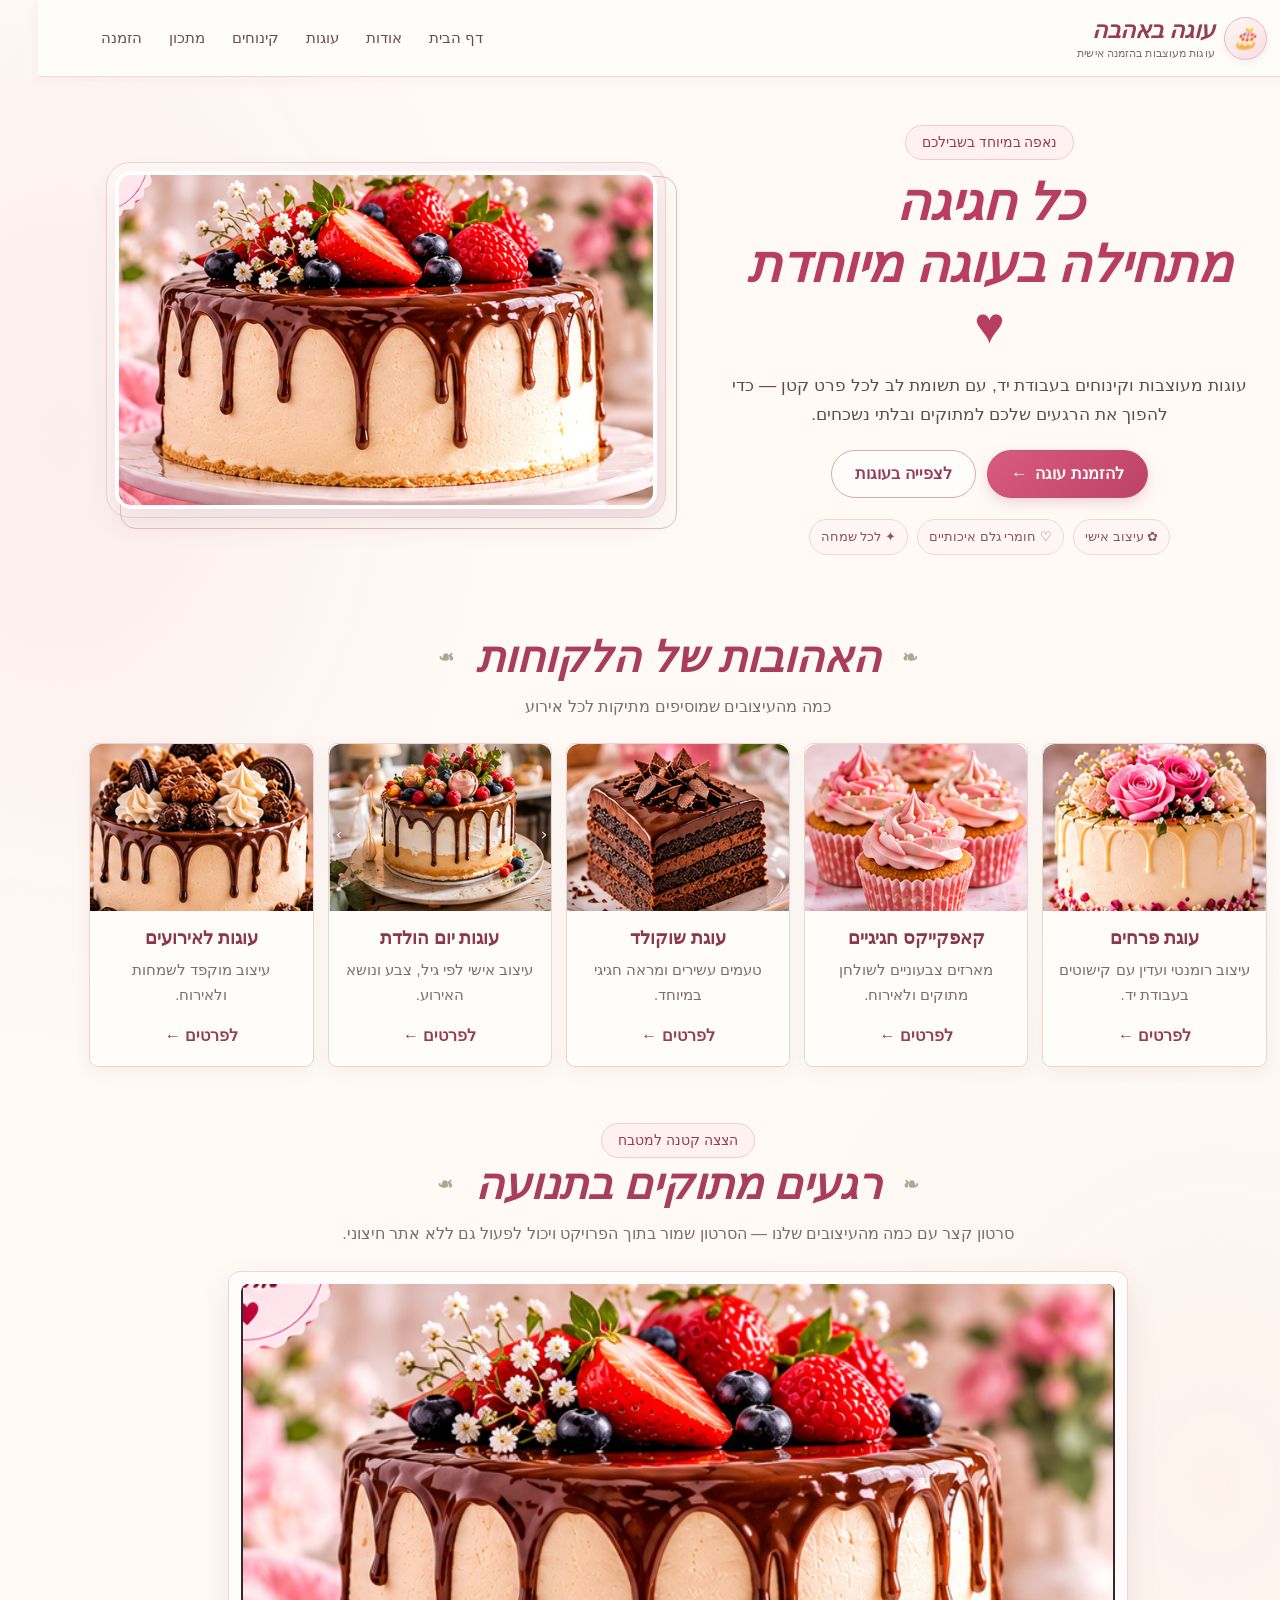
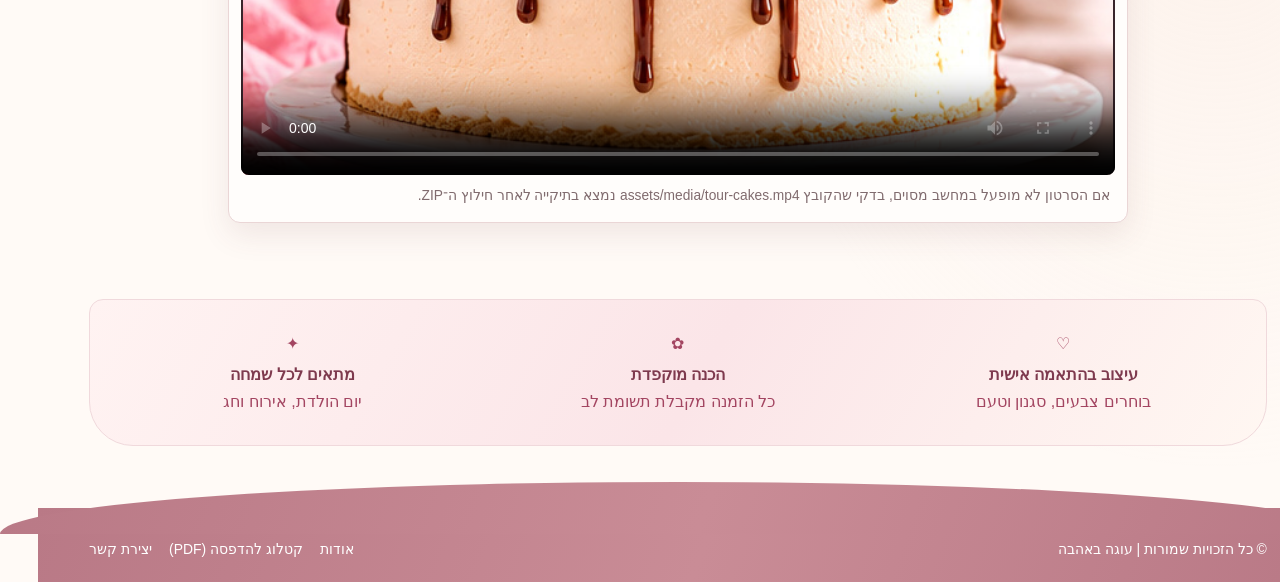
<file: index.html>
<!DOCTYPE html>
<html dir="rtl" lang="he">
 <head>
  <meta charset="utf-8"/>
  <meta content="width=device-width, initial-scale=1.0" name="viewport"/>
  <meta content="עוגה באהבה &mdash; עוגות מעוצבות וקינוחים בהזמנה אישית" name="description"/>
  <title>
   דף הבית | עוגה באהבה
  </title>
  <link href="favicon.ico" rel="icon"/>
  <link href="css/style.css" rel="stylesheet"/>
 </head>
 <body>
  <!-- כותרת האתר והניווט הראשי -->
  <header class="site-header">
   <div class="header-inner wrap">
    <a class="brand" href="index.html">
     <span class="brand-mark">
      🎂
     </span>
     <span>
      עוגה באהבה
      <small>
       עוגות מעוצבות בהזמנה אישית
      </small>
     </span>
    </a>
    <nav aria-label="תפריט ראשי" class="main-nav">
     <ul>
      <li>
       <a href="index.html">
        דף הבית
       </a>
      </li>
      <li>
       <a href="pages/about.html">
        אודות
       </a>
      </li>
      <li>
       <a href="pages/cakes.html">
        עוגות
       </a>
      </li>
      <li>
       <a href="pages/desserts.html">
        קינוחים
       </a>
      </li>
      <li>
       <a href="pages/recipe.html">
        מתכון
       </a>
      </li>
      <li>
       <a href="pages/order.html">
        הזמנה
       </a>
      </li>
     </ul>
    </nav>
   </div>
  </header>
  <!-- התוכן המרכזי של העמוד -->
  <main class="wrap">
   <!-- אזור תוכן: hero -->
   <section class="hero animate-in">
    <div class="hero-copy">
     <span class="pill">
      נאפה במיוחד בשבילכם
     </span>
     <h1>
      כל חגיגה
      <br/>
      מתחילה בעוגה מיוחדת &hearts;
     </h1>
     <p>
      עוגות מעוצבות וקינוחים בעבודת יד, עם תשומת לב לכל פרט קטן &mdash; כדי להפוך את הרגעים שלכם למתוקים ובלתי נשכחים.
     </p>
     <a class="btn" href="pages/order.html">
      להזמנת עוגה
      <span aria-hidden="true">
       &larr;
      </span>
     </a>
     <a class="btn secondary" href="pages/cakes.html">
      לצפייה בעוגות
     </a>
     <div class="badge-row">
      <span class="badge">
       ✿ עיצוב אישי
      </span>
      <span class="badge">
       ♡ חומרי גלם איכותיים
      </span>
      <span class="badge">
       ✦ לכל שמחה
      </span>
     </div>
    </div>
    <div class="hero-photo">
     <img alt="עוגת חגיגה מעוצבת עם פרחים וקישוטי שוקולד" src="assets/images/hero-cake.jpg"/>
    </div>
   </section>
   <!-- אזור תוכן: section -->
   <section class="section home-products">
    <div class="section-heading">
     <h2>
      האהובות של הלקוחות
     </h2>
     <p>
      כמה מהעיצובים שמוסיפים מתיקות לכל אירוע
     </p>
    </div>
    <div class="product-grid">
     <article class="product-card">
      <img alt="עוגה בהירה עם קישוטי פרחים" src="assets/images/cake-roses.jpg"/>
      <div class="product-info">
       <h3>
        עוגת פרחים
       </h3>
       <p>
        עיצוב רומנטי ועדין עם קישוטים בעבודת יד.
       </p>
       <a href="pages/cakes.html">
        לפרטים &larr;
       </a>
      </div>
     </article>
     <article class="product-card">
      <img alt="קאפקייקס ורודים מקושטים" src="assets/images/cupcakes.jpg"/>
      <div class="product-info">
       <h3>
        קאפקייקס חגיגיים
       </h3>
       <p>
        מארזים צבעוניים לשולחן מתוקים ולאירוח.
       </p>
       <a href="pages/desserts.html">
        לפרטים &larr;
       </a>
      </div>
     </article>
     <article class="product-card">
      <img alt="עוגת שוקולד חגיגית" src="assets/images/cake-chocolate.jpg"/>
      <div class="product-info">
       <h3>עוגת שוקולד</h3>
       <p>טעמים עשירים ומראה חגיגי במיוחד.</p>
       <a href="pages/cakes.html">לפרטים &larr;</a>
      </div>
     </article>
     <article class="product-card">
      <img alt="עוגת יום הולדת עם קישוטי פרחים" src="assets/images/cake-birthday.jpg"/>
      <div class="product-info">
       <h3>עוגות יום הולדת</h3>
       <p>עיצוב אישי לפי גיל, צבע ונושא האירוע.</p>
       <a href="pages/cakes.html">לפרטים &larr;</a>
      </div>
     </article>
     <article class="product-card">
      <img alt="עוגה אלגנטית מעוצבת" src="assets/images/cake-elegant.jpg"/>
      <div class="product-info">
       <h3>עוגות לאירועים</h3>
       <p>עיצוב מוקפד לשמחות ולאירוח.</p>
       <a href="pages/cakes.html">לפרטים &larr;</a>
      </div>
     </article>
    </div>
   </section>
   <!-- אזור תוכן: section -->
   <section class="section video-section">
    <div class="section-heading">
     <span class="pill">
      הצצה קטנה למטבח
     </span>
     <h2>
      רגעים מתוקים בתנועה
     </h2>
     <p>
      סרטון קצר עם כמה מהעיצובים שלנו &mdash; הסרטון שמור בתוך הפרויקט ויכול לפעול גם ללא אתר חיצוני.
     </p>
    </div>
    <div class="video-card">
     <video controls="" poster="assets/images/hero-cake.jpg" preload="metadata">
      <source src="assets/media/tour-cakes.mp4" type="video/mp4"/>
      הדפדפן שלך אינו תומך בהפעלת וידאו.
     </video>
     <p class="note">
      אם הסרטון לא מופעל במחשב מסוים, בדקי שהקובץ assets/media/tour-cakes.mp4 נמצא בתיקייה לאחר חילוץ ה־ZIP.
     </p>
    </div>
   </section>
   <!-- אזור תוכן: feature-strip -->
   <section class="feature-strip">
    <div class="feature">
     ♡
     <b>
      עיצוב בהתאמה אישית
     </b>
     <span>
      בוחרים צבעים, סגנון וטעם
     </span>
    </div>
    <div class="feature">
     ✿
     <b>
      הכנה מוקפדת
     </b>
     <span>
      כל הזמנה מקבלת תשומת לב
     </span>
    </div>
    <div class="feature">
     ✦
     <b>
      מתאים לכל שמחה
     </b>
     <span>
      יום הולדת, אירוח וחג
     </span>
    </div>
   </section>
  </main>
  <!-- הכותרת התחתונה וקישורים נוספים -->
  <footer class="site-footer">
   <div class="footer-inner wrap">
    <span>
     &copy; כל הזכויות שמורות | עוגה באהבה
    </span>
    <div class="footer-links">
     <a href="pages/about.html">
      אודות
     </a>
     <a href="assets/files/catalog.pdf" download>
      קטלוג להדפסה (PDF)
     </a>
     <a href="pages/contact.html">
      יצירת קשר
     </a>
    </div>
   </div>
  </footer>
 </body>
</html>
</file>
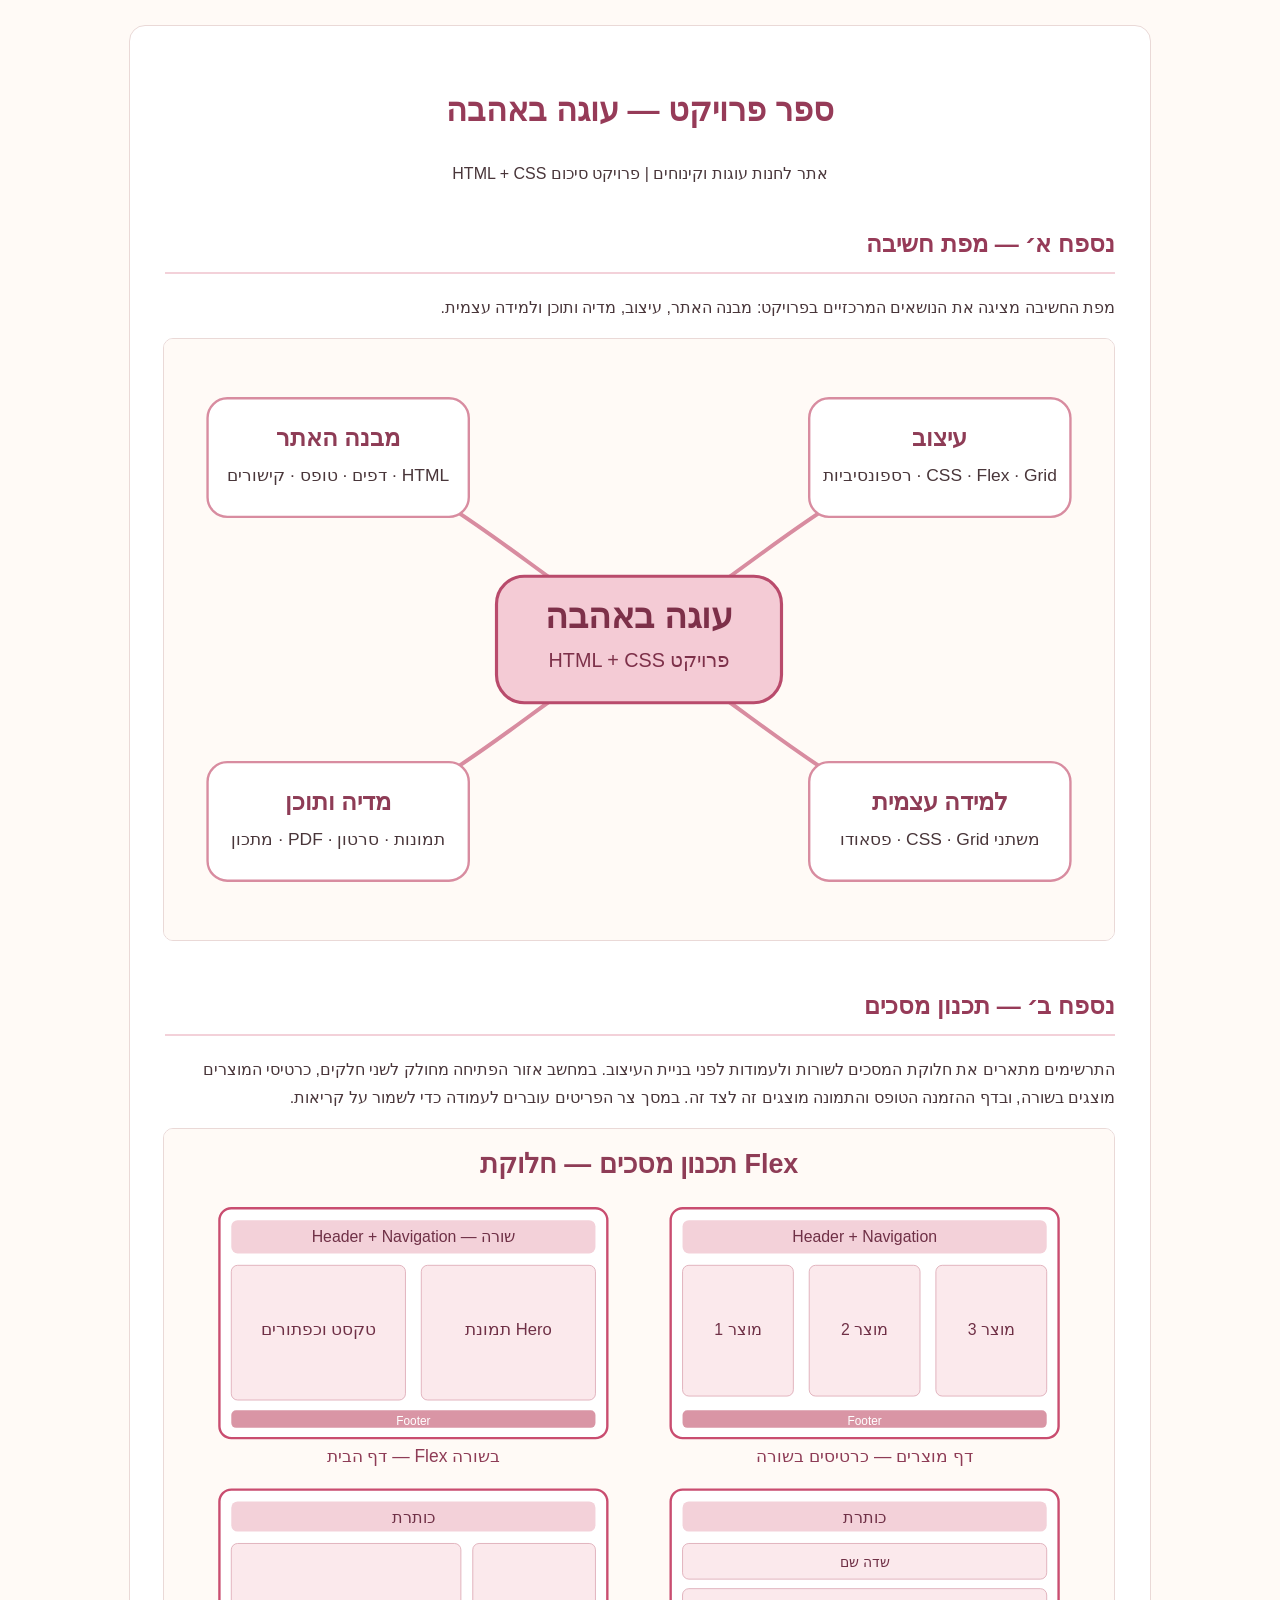
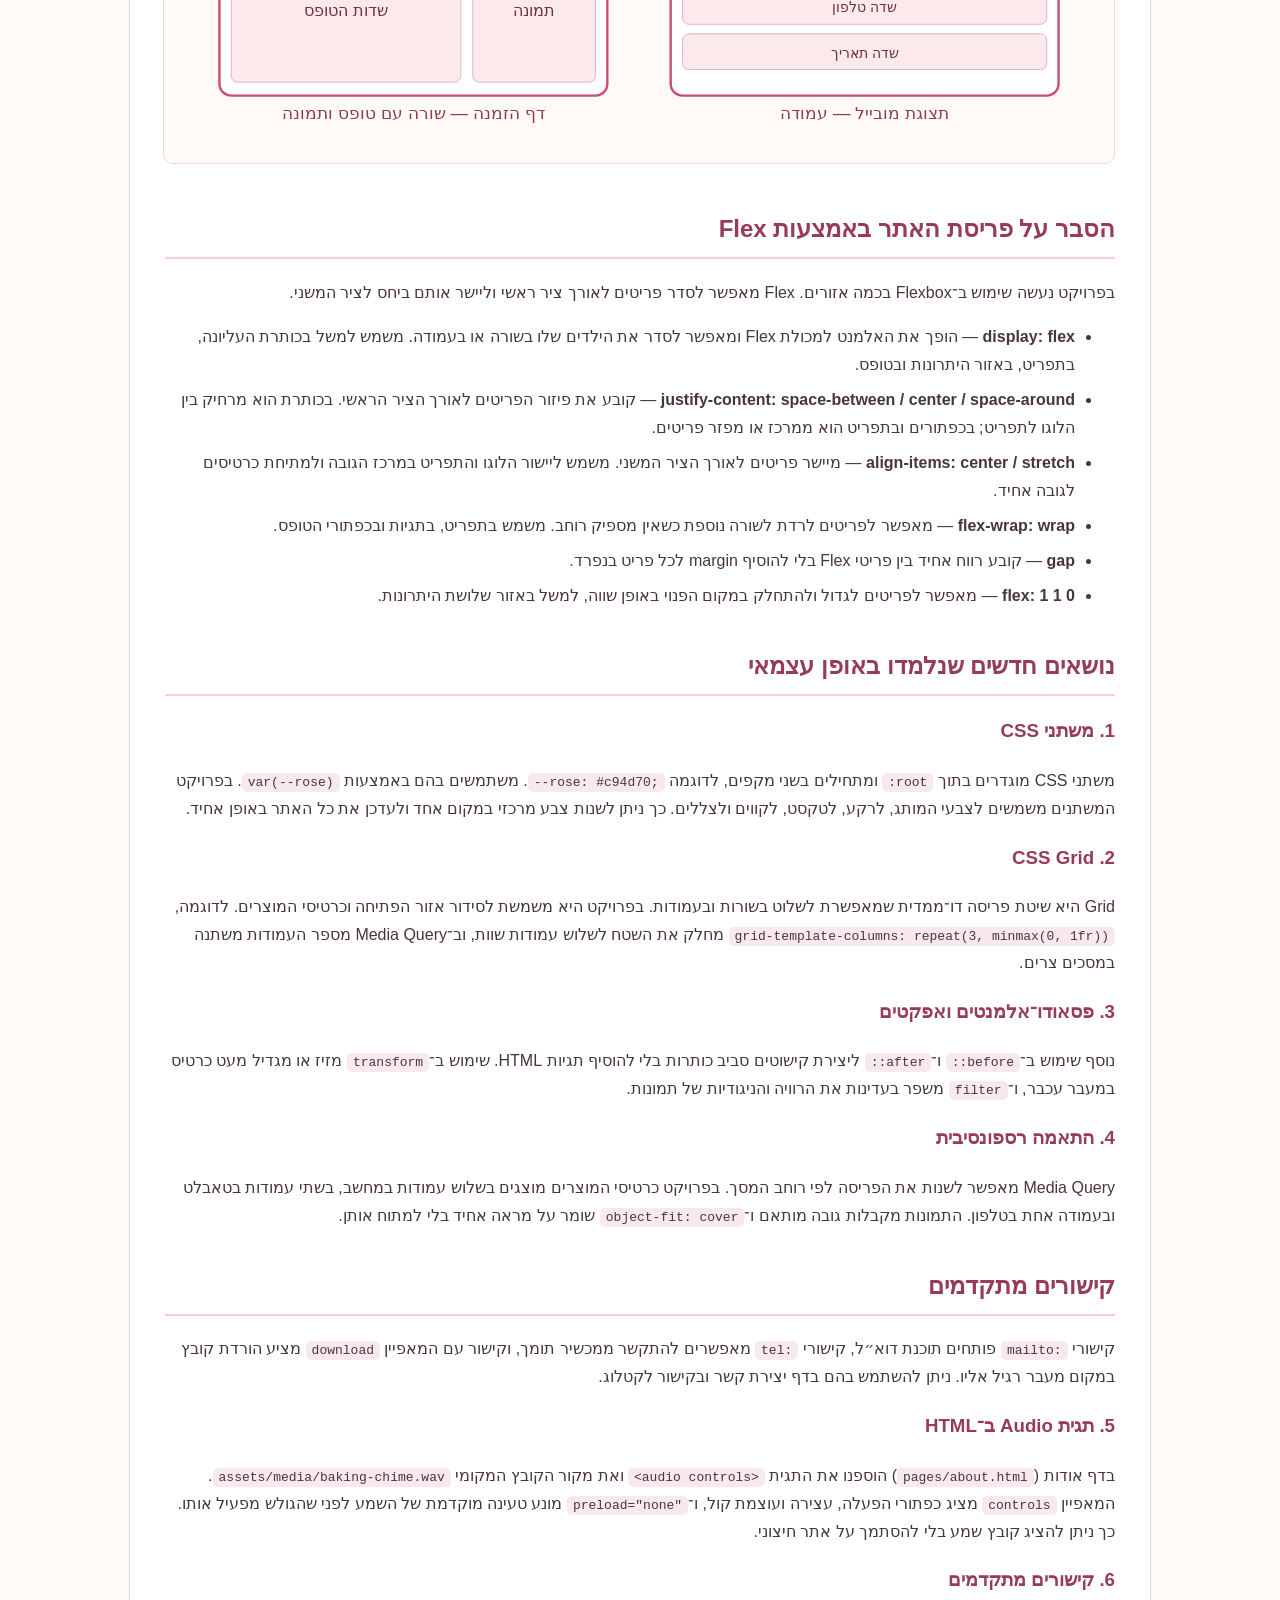
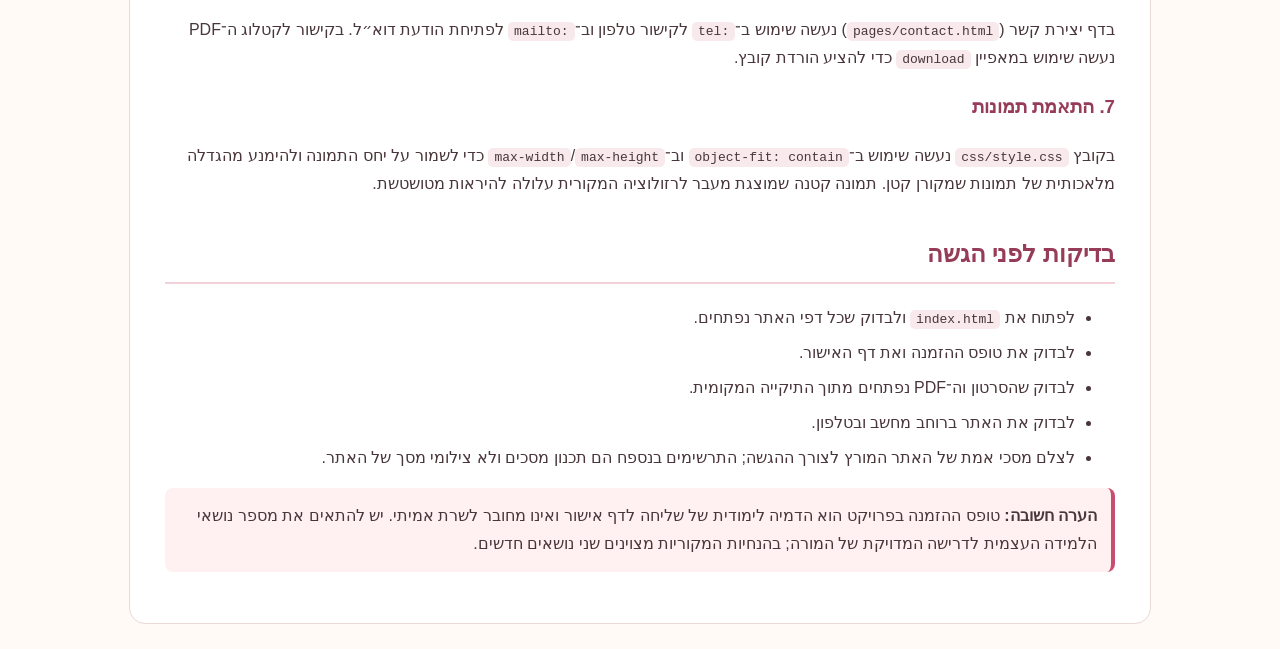
<file: נספחים-ספר-פרויקט.html>
<!doctype html><html lang="he" dir="rtl"><head><meta charset="utf-8"><meta name="viewport" content="width=device-width,initial-scale=1"><title>נספחי ספר פרויקט — עוגה באהבה</title><style>body{font-family:Arial,sans-serif;line-height:1.75;color:#49363a;background:#fffaf6;margin:0}.page{max-width:950px;margin:25px auto;padding:35px;background:white;border:1px solid #ead9d7;border-radius:16px}h1,h2,h3{color:#963b58}h1{text-align:center}h2{border-bottom:2px solid #f3d1d9;padding-bottom:7px;margin-top:35px}code{direction:ltr;unicode-bidi:embed;background:#f8e9ec;padding:2px 6px;border-radius:5px}li{margin:7px 0}.note{background:#fff0f1;padding:14px;border-right:4px solid #c94d70;border-radius:8px}.diagram{max-width:100%;border:1px solid #ead9d7;border-radius:10px}table{width:100%;border-collapse:collapse}td,th{border:1px solid #e8cbd2;padding:10px;text-align:right}th{background:#f8e3e8}@media print{body{background:white}.page{border:0;margin:0;max-width:none;box-shadow:none;page-break-after:always}a{color:inherit}}</style></head><body><main class="page"><h1>ספר פרויקט — עוגה באהבה</h1><p style="text-align:center">אתר לחנות עוגות וקינוחים | פרויקט סיכום HTML + CSS</p><h2>נספח א׳ — מפת חשיבה</h2><p>מפת החשיבה מציגה את הנושאים המרכזיים בפרויקט: מבנה האתר, עיצוב, מדיה ותוכן ולמידה עצמית.</p><img class="diagram" src="mind-map.svg" alt="מפת חשיבה של פרויקט עוגה באהבה"><h2>נספח ב׳ — תכנון מסכים</h2><p>התרשימים מתארים את חלוקת המסכים לשורות ולעמודות לפני בניית העיצוב. במחשב אזור הפתיחה מחולק לשני חלקים, כרטיסי המוצרים מוצגים בשורה, ובדף ההזמנה הטופס והתמונה מוצגים זה לצד זה. במסך צר הפריטים עוברים לעמודה כדי לשמור על קריאות.</p><img class="diagram" src="screen-planning.svg" alt="תכנון מסכים וחלוקת Flex לשורות ועמודות"><h2>הסבר על פריסת האתר באמצעות Flex</h2><p>בפרויקט נעשה שימוש ב־Flexbox בכמה אזורים. Flex מאפשר לסדר פריטים לאורך ציר ראשי וליישר אותם ביחס לציר המשני.</p><ul><li><b>display: flex</b> — הופך את האלמנט למכולת Flex ומאפשר לסדר את הילדים שלו בשורה או בעמודה. משמש למשל בכותרת העליונה, בתפריט, באזור היתרונות ובטופס.</li><li><b>justify-content: space-between / center / space-around</b> — קובע את פיזור הפריטים לאורך הציר הראשי. בכותרת הוא מרחיק בין הלוגו לתפריט; בכפתורים ובתפריט הוא ממרכז או מפזר פריטים.</li><li><b>align-items: center / stretch</b> — מיישר פריטים לאורך הציר המשני. משמש ליישור הלוגו והתפריט במרכז הגובה ולמתיחת כרטיסים לגובה אחיד.</li><li><b>flex-wrap: wrap</b> — מאפשר לפריטים לרדת לשורה נוספת כשאין מספיק רוחב. משמש בתפריט, בתגיות ובכפתורי הטופס.</li><li><b>gap</b> — קובע רווח אחיד בין פריטי Flex בלי להוסיף margin לכל פריט בנפרד.</li><li><b>flex: 1 1 0</b> — מאפשר לפריטים לגדול ולהתחלק במקום הפנוי באופן שווה, למשל באזור שלושת היתרונות.</li></ul><h2>נושאים חדשים שנלמדו באופן עצמאי</h2><h3>1. משתני CSS</h3><p>משתני CSS מוגדרים בתוך <code>:root</code> ומתחילים בשני מקפים, לדוגמה <code>--rose: #c94d70;</code>. משתמשים בהם באמצעות <code>var(--rose)</code>. בפרויקט המשתנים משמשים לצבעי המותג, לרקע, לטקסט, לקווים ולצללים. כך ניתן לשנות צבע מרכזי במקום אחד ולעדכן את כל האתר באופן אחיד.</p><h3>2. CSS Grid</h3><p>Grid היא שיטת פריסה דו־ממדית שמאפשרת לשלוט בשורות ובעמודות. בפרויקט היא משמשת לסידור אזור הפתיחה וכרטיסי המוצרים. לדוגמה, <code>grid-template-columns: repeat(3, minmax(0, 1fr))</code> מחלק את השטח לשלוש עמודות שוות, וב־Media Query מספר העמודות משתנה במסכים צרים.</p><h3>3. פסאודו־אלמנטים ואפקטים</h3><p>נוסף שימוש ב־<code>::before</code> ו־<code>::after</code> ליצירת קישוטים סביב כותרות בלי להוסיף תגיות HTML. שימוש ב־<code>transform</code> מזיז או מגדיל מעט כרטיס במעבר עכבר, ו־<code>filter</code> משפר בעדינות את הרוויה והניגודיות של תמונות.</p><h3>4. התאמה רספונסיבית</h3><p>Media Query מאפשר לשנות את הפריסה לפי רוחב המסך. בפרויקט כרטיסי המוצרים מוצגים בשלוש עמודות במחשב, בשתי עמודות בטאבלט ובעמודה אחת בטלפון. התמונות מקבלות גובה מותאם ו־<code>object-fit: cover</code> שומר על מראה אחיד בלי למתוח אותן.</p><h2>קישורים מתקדמים</h2><p>קישורי <code>mailto:</code> פותחים תוכנת דוא״ל, קישורי <code>tel:</code> מאפשרים להתקשר ממכשיר תומך, וקישור עם המאפיין <code>download</code> מציע הורדת קובץ במקום מעבר רגיל אליו. ניתן להשתמש בהם בדף יצירת קשר ובקישור לקטלוג.</p><h3>5. תגית Audio ב־HTML</h3><p>בדף אודות (<code>pages/about.html</code>) הוספנו את התגית <code>&lt;audio controls&gt;</code> ואת מקור הקובץ המקומי <code>assets/media/baking-chime.wav</code>. המאפיין <code>controls</code> מציג כפתורי הפעלה, עצירה ועוצמת קול, ו־<code>preload="none"</code> מונע טעינה מוקדמת של השמע לפני שהגולש מפעיל אותו. כך ניתן להציג קובץ שמע בלי להסתמך על אתר חיצוני.</p><h3>6. קישורים מתקדמים</h3><p>בדף יצירת קשר (<code>pages/contact.html</code>) נעשה שימוש ב־<code>tel:</code> לקישור טלפון וב־<code>mailto:</code> לפתיחת הודעת דוא״ל. בקישור לקטלוג ה־PDF נעשה שימוש במאפיין <code>download</code> כדי להציע הורדת קובץ.</p><h3>7. התאמת תמונות</h3><p>בקובץ <code>css/style.css</code> נעשה שימוש ב־<code>object-fit: contain</code> וב־<code>max-width</code>/<code>max-height</code> כדי לשמור על יחס התמונה ולהימנע מהגדלה מלאכותית של תמונות שמקורן קטן. תמונה קטנה שמוצגת מעבר לרזולוציה המקורית עלולה להיראות מטושטשת.</p><h2>בדיקות לפני הגשה</h2><ul><li>לפתוח את <code>index.html</code> ולבדוק שכל דפי האתר נפתחים.</li><li>לבדוק את טופס ההזמנה ואת דף האישור.</li><li>לבדוק שהסרטון וה־PDF נפתחים מתוך התיקייה המקומית.</li><li>לבדוק את האתר ברוחב מחשב ובטלפון.</li><li>לצלם מסכי אמת של האתר המורץ לצורך ההגשה; התרשימים בנספח הם תכנון מסכים ולא צילומי מסך של האתר.</li></ul><p class="note"><b>הערה חשובה:</b> טופס ההזמנה בפרויקט הוא הדמיה לימודית של שליחה לדף אישור ואינו מחובר לשרת אמיתי. יש להתאים את מספר נושאי הלמידה העצמית לדרישה המדויקת של המורה; בהנחיות המקוריות מצוינים שני נושאים חדשים.</p></main></body></html>
</file>
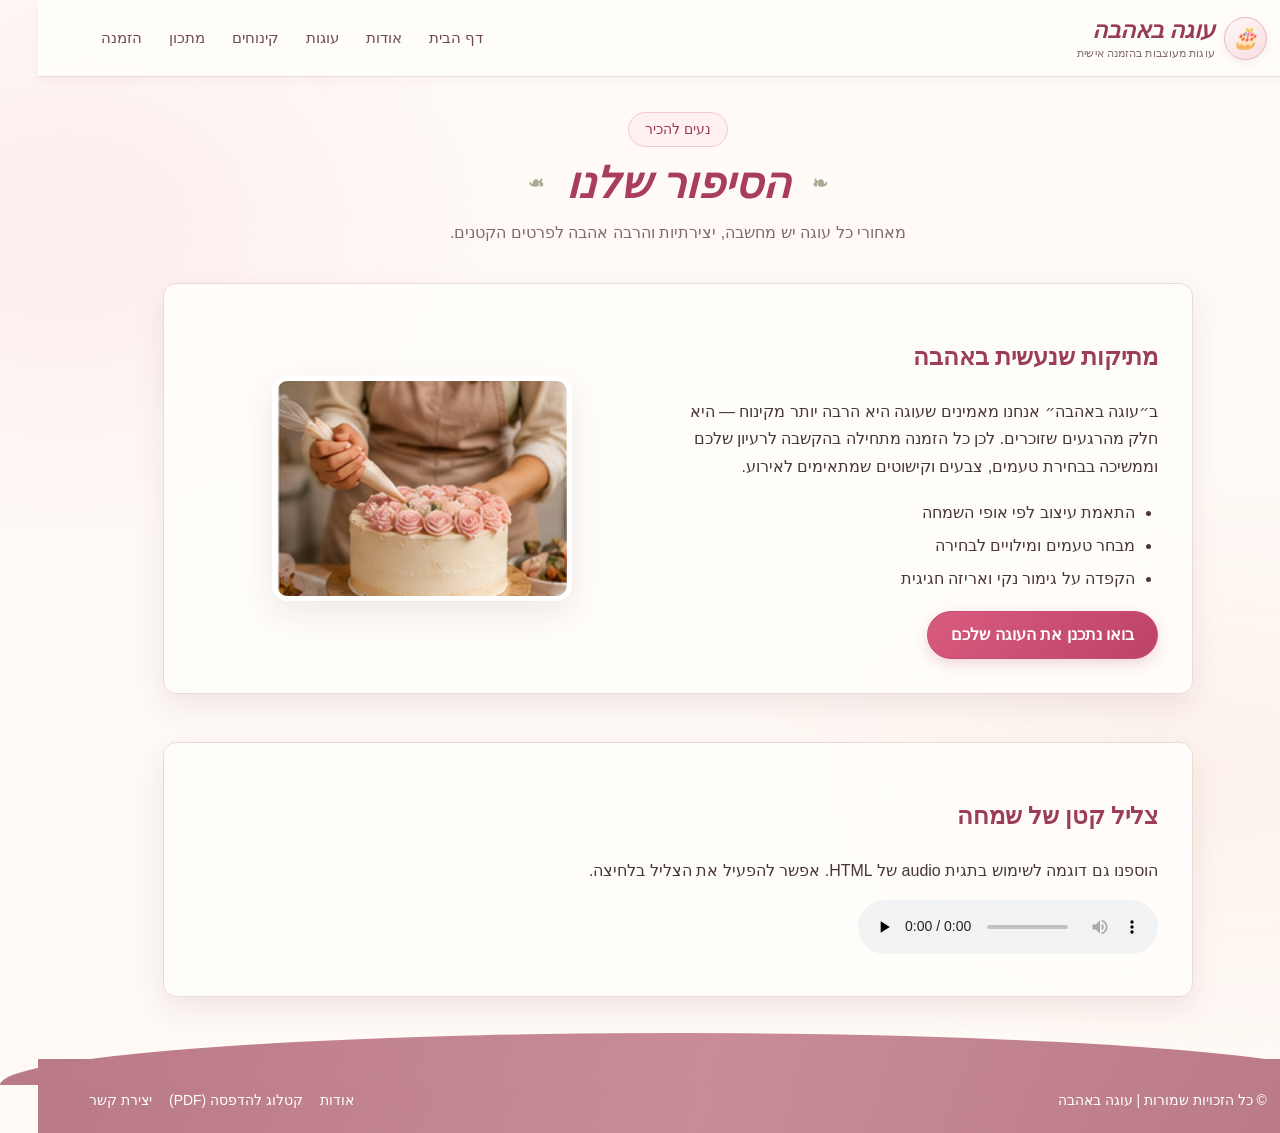
<file: pages/about.html>
<!DOCTYPE html>
<html dir="rtl" lang="he">
 <head>
  <meta charset="utf-8"/>
  <meta content="width=device-width, initial-scale=1.0" name="viewport"/>
  <meta content="עוגה באהבה &mdash; עוגות מעוצבות וקינוחים בהזמנה אישית" name="description"/>
  <title>
   אודות | עוגה באהבה
  </title>
  <link href="../favicon.ico" rel="icon"/>
  <link href="../css/style.css" rel="stylesheet"/>
 </head>
 <body>
  <!-- כותרת האתר והניווט הראשי -->
  <header class="site-header">
   <div class="header-inner wrap">
    <a class="brand" href="../index.html">
     <span class="brand-mark">
      🎂
     </span>
     <span>
      עוגה באהבה
      <small>
       עוגות מעוצבות בהזמנה אישית
      </small>
     </span>
    </a>
    <nav aria-label="תפריט ראשי" class="main-nav">
     <ul>
      <li>
       <a href="../index.html">
        דף הבית
       </a>
      </li>
      <li>
       <a href="about.html">
        אודות
       </a>
      </li>
      <li>
       <a href="cakes.html">
        עוגות
       </a>
      </li>
      <li>
       <a href="desserts.html">
        קינוחים
       </a>
      </li>
      <li>
       <a href="recipe.html">
        מתכון
       </a>
      </li>
      <li>
       <a href="order.html">
        הזמנה
       </a>
      </li>
     </ul>
    </nav>
   </div>
  </header>
  <!-- התוכן המרכזי של העמוד -->
  <main class="wrap">
   <!-- אזור תוכן: page-intro -->
   <section class="page-intro">
    <span class="pill">
     נעים להכיר
    </span>
    <h1>
     הסיפור שלנו
    </h1>
    <p>
     מאחורי כל עוגה יש מחשבה, יצירתיות והרבה אהבה לפרטים הקטנים.
    </p>
   </section>
   <!-- אזור תוכן: content-card -->
   <section class="content-card about-layout">
    <div>
     <h2>
      מתיקות שנעשית באהבה
     </h2>
     <p>
      ב״עוגה באהבה״ אנחנו מאמינים שעוגה היא הרבה יותר מקינוח &mdash; היא חלק מהרגעים שזוכרים. לכן כל הזמנה מתחילה בהקשבה לרעיון שלכם וממשיכה בבחירת טעמים, צבעים וקישוטים שמתאימים לאירוע.
     </p>
     <ul class="list">
      <li>
       התאמת עיצוב לפי אופי השמחה
      </li>
      <li>
       מבחר טעמים ומילויים לבחירה
      </li>
      <li>
       הקפדה על גימור נקי ואריזה חגיגית
      </li>
     </ul>
     <a class="btn" href="order.html">
      בואו נתכנן את העוגה שלכם
     </a>
    </div>
    <img alt="עוגה מקושטת בעבודת יד" src="../assets/images/about-cake.jpg"/>
   </section>
   <section class="content-card audio-learning">
    <h2>צליל קטן של שמחה</h2>
    <p>הוספנו גם דוגמה לשימוש בתגית audio של HTML. אפשר להפעיל את הצליל בלחיצה.</p>
    <audio controls preload="none" aria-label="צליל קצר לפתיחת המטבח">
     <source src="../assets/media/baking-chime.wav" type="audio/wav"/>
     הדפדפן שלך אינו תומך בהפעלת שמע.
    </audio>
   </section>
  </main>
  <!-- הכותרת התחתונה וקישורים נוספים -->
  <footer class="site-footer">
   <div class="footer-inner wrap">
    <span>
     &copy; כל הזכויות שמורות | עוגה באהבה
    </span>
    <div class="footer-links">
     <a href="about.html">
      אודות
     </a>
     <a href="../assets/files/catalog.pdf" download>
      קטלוג להדפסה (PDF)
     </a>
     <a href="contact.html">
      יצירת קשר
     </a>
    </div>
   </div>
  </footer>
 </body>
</html>
</file>
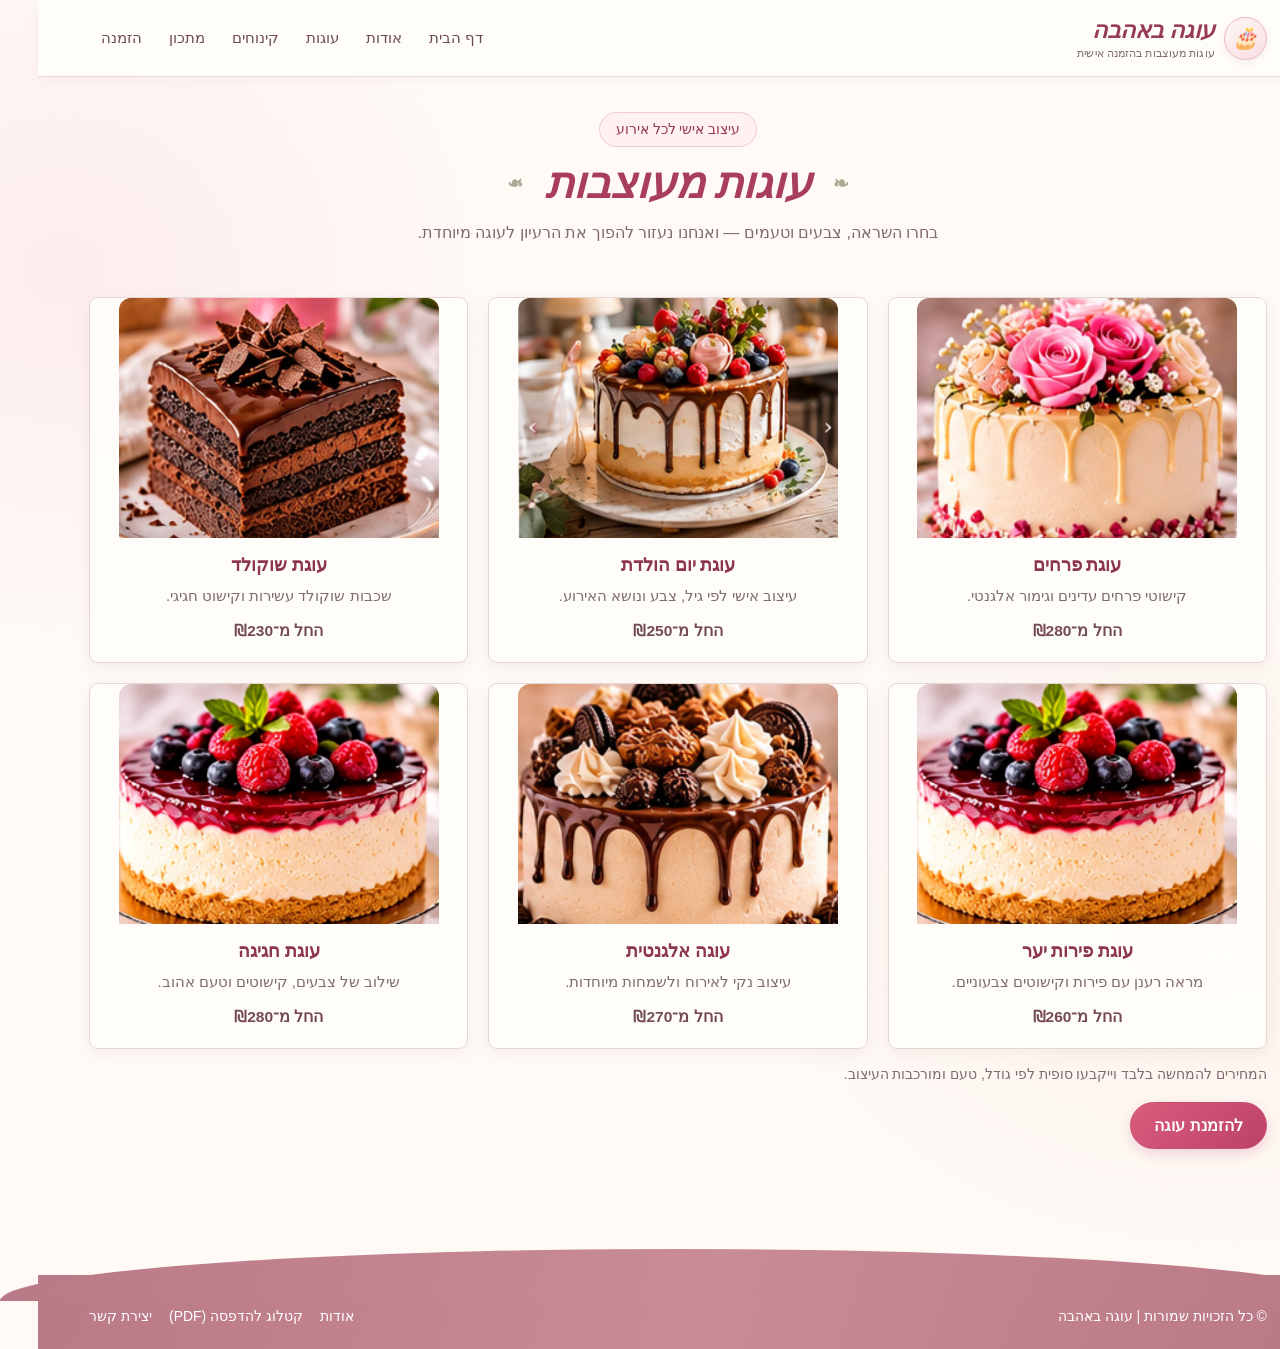
<file: pages/cakes.html>
<!DOCTYPE html>
<html dir="rtl" lang="he">
 <head>
  <meta charset="utf-8"/>
  <meta content="width=device-width, initial-scale=1.0" name="viewport"/>
  <meta content="עוגה באהבה &mdash; עוגות מעוצבות וקינוחים בהזמנה אישית" name="description"/>
  <title>
   עוגות מעוצבות | עוגה באהבה
  </title>
  <link href="../favicon.ico" rel="icon"/>
  <link href="../css/style.css" rel="stylesheet"/>
 </head>
 <body>
  <!-- כותרת האתר והניווט הראשי -->
  <header class="site-header">
   <div class="header-inner wrap">
    <a class="brand" href="../index.html">
     <span class="brand-mark">
      🎂
     </span>
     <span>
      עוגה באהבה
      <small>
       עוגות מעוצבות בהזמנה אישית
      </small>
     </span>
    </a>
    <nav aria-label="תפריט ראשי" class="main-nav">
     <ul>
      <li>
       <a href="../index.html">
        דף הבית
       </a>
      </li>
      <li>
       <a href="about.html">
        אודות
       </a>
      </li>
      <li>
       <a href="cakes.html">
        עוגות
       </a>
      </li>
      <li>
       <a href="desserts.html">
        קינוחים
       </a>
      </li>
      <li>
       <a href="recipe.html">
        מתכון
       </a>
      </li>
      <li>
       <a href="order.html">
        הזמנה
       </a>
      </li>
     </ul>
    </nav>
   </div>
  </header>
  <!-- התוכן המרכזי של העמוד -->
  <main class="wrap">
   <!-- אזור תוכן: page-intro -->
   <section class="page-intro">
    <span class="pill">
     עיצוב אישי לכל אירוע
    </span>
    <h1>
     עוגות מעוצבות
    </h1>
    <p>
     בחרו השראה, צבעים וטעמים &mdash; ואנחנו נעזור להפוך את הרעיון לעוגה מיוחדת.
    </p>
   </section>
   <!-- אזור תוכן: section -->
   <section class="section">
    <div class="product-grid">
     <article class="product-card">
      <img alt="עוגת פרחים בהירה" src="../assets/images/cake-roses.jpg"/>
      <div class="product-info">
       <h3>
        עוגת פרחים
       </h3>
       <p>
        קישוטי פרחים עדינים וגימור אלגנטי.
       </p>
       <span class="price">
        החל מ־₪280
       </span>
      </div>
     </article>
     <article class="product-card">
      <img alt="עוגת יום הולדת מעוצבת" src="../assets/images/cake-birthday.jpg"/>
      <div class="product-info">
       <h3>
        עוגת יום הולדת
       </h3>
       <p>
        עיצוב אישי לפי גיל, צבע ונושא האירוע.
       </p>
       <span class="price">
        החל מ־₪250
       </span>
      </div>
     </article>
     <article class="product-card">
      <img alt="עוגת שוקולד חגיגית" src="../assets/images/cake-chocolate.jpg"/>
      <div class="product-info">
       <h3>
        עוגת שוקולד
       </h3>
       <p>
        שכבות שוקולד עשירות וקישוט חגיגי.
       </p>
       <span class="price">
        החל מ־₪230
       </span>
      </div>
     </article>
     <article class="product-card">
      <img alt="עוגה עם פירות יער" src="../assets/images/cake-berry.jpg"/>
      <div class="product-info">
       <h3>
        עוגת פירות יער
       </h3>
       <p>
        מראה רענן עם פירות וקישוטים צבעוניים.
       </p>
       <span class="price">
        החל מ־₪260
       </span>
      </div>
     </article>
     <article class="product-card">
      <img alt="עוגת שוקולד מעוצבת עם קישוטי עוגיות" src="../assets/images/cake-elegant.jpg"/>
      <div class="product-info">
       <h3>
        עוגה אלגנטית
       </h3>
       <p>
        עיצוב נקי לאירוח ולשמחות מיוחדות.
       </p>
       <span class="price">
        החל מ־₪270
       </span>
      </div>
     </article>
     <article class="product-card">
      <img alt="עוגה מקושטת בפרחים ופירות" src="../assets/images/cake-strawberry.jpg"/>
      <div class="product-info">
       <h3>
        עוגת חגיגה
       </h3>
       <p>
        שילוב של צבעים, קישוטים וטעם אהוב.
       </p>
       <span class="price">
        החל מ־₪280
       </span>
      </div>
     </article>
    </div>
    <p class="note">
     המחירים להמחשה בלבד וייקבעו סופית לפי גודל, טעם ומורכבות העיצוב.
    </p>
    <p>
     <a class="btn" href="order.html">
      להזמנת עוגה
     </a>
    </p>
   </section>
  </main>
  <!-- הכותרת התחתונה וקישורים נוספים -->
  <footer class="site-footer">
   <div class="footer-inner wrap">
    <span>
     &copy; כל הזכויות שמורות | עוגה באהבה
    </span>
    <div class="footer-links">
     <a href="about.html">
      אודות
     </a>
     <a href="../assets/files/catalog.pdf" download>
      קטלוג להדפסה (PDF)
     </a>
     <a href="contact.html">
      יצירת קשר
     </a>
    </div>
   </div>
  </footer>
 </body>
</html>
</file>
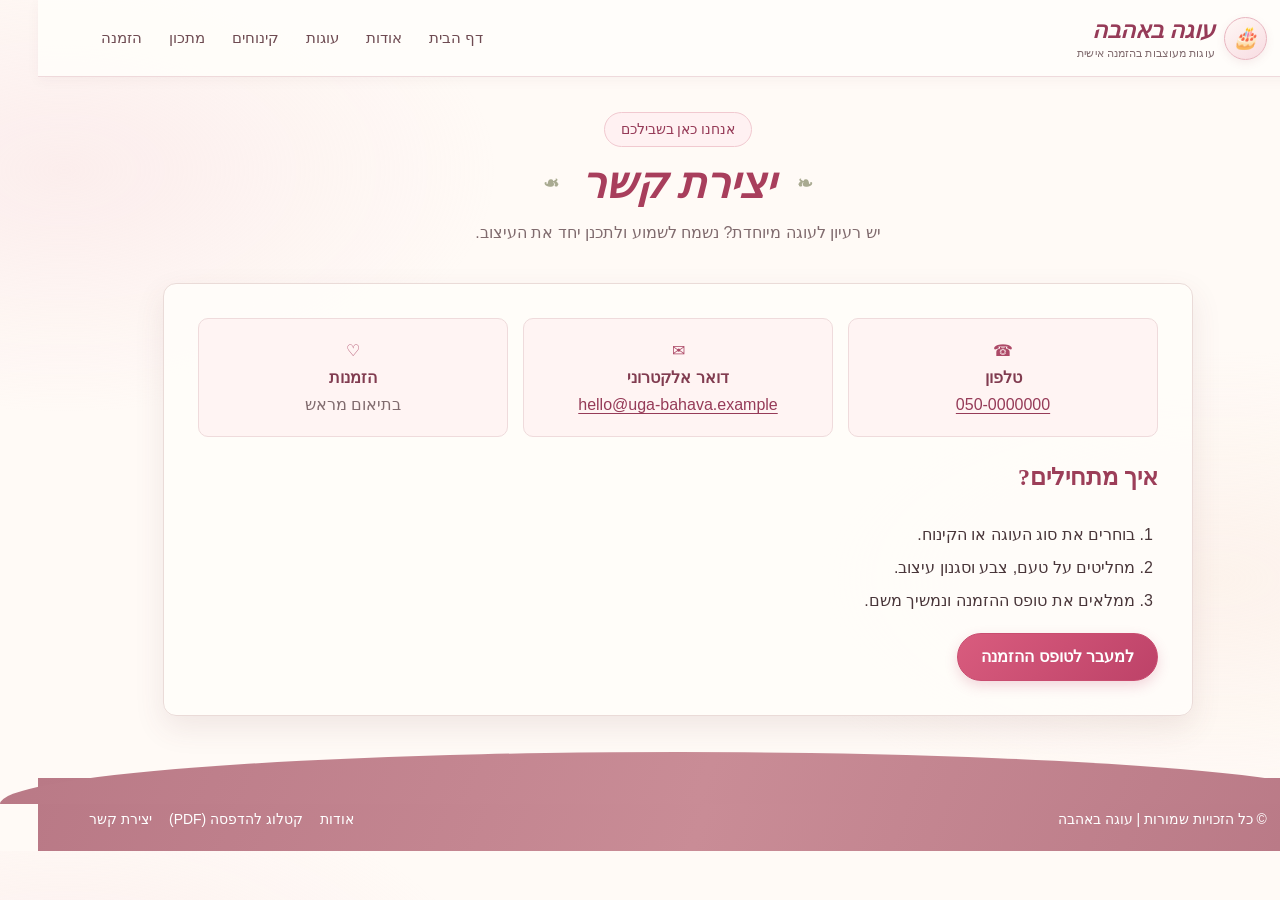
<file: pages/contact.html>
<!DOCTYPE html>
<html dir="rtl" lang="he">
 <head>
  <meta charset="utf-8"/>
  <meta content="width=device-width, initial-scale=1.0" name="viewport"/>
  <meta content="עוגה באהבה &mdash; עוגות מעוצבות וקינוחים בהזמנה אישית" name="description"/>
  <title>
   יצירת קשר | עוגה באהבה
  </title>
  <link href="../favicon.ico" rel="icon"/>
  <link href="../css/style.css" rel="stylesheet"/>
 </head>
 <body>
  <!-- כותרת האתר והניווט הראשי -->
  <header class="site-header">
   <div class="header-inner wrap">
    <a class="brand" href="../index.html">
     <span class="brand-mark">
      🎂
     </span>
     <span>
      עוגה באהבה
      <small>
       עוגות מעוצבות בהזמנה אישית
      </small>
     </span>
    </a>
    <nav aria-label="תפריט ראשי" class="main-nav">
     <ul>
      <li>
       <a href="../index.html">
        דף הבית
       </a>
      </li>
      <li>
       <a href="about.html">
        אודות
       </a>
      </li>
      <li>
       <a href="cakes.html">
        עוגות
       </a>
      </li>
      <li>
       <a href="desserts.html">
        קינוחים
       </a>
      </li>
      <li>
       <a href="recipe.html">
        מתכון
       </a>
      </li>
      <li>
       <a href="order.html">
        הזמנה
       </a>
      </li>
     </ul>
    </nav>
   </div>
  </header>
  <!-- התוכן המרכזי של העמוד -->
  <main class="wrap">
   <!-- אזור תוכן: page-intro -->
   <section class="page-intro">
    <span class="pill">
     אנחנו כאן בשבילכם
    </span>
    <h1>
     יצירת קשר
    </h1>
    <p>
     יש רעיון לעוגה מיוחדת? נשמח לשמוע ולתכנן יחד את העיצוב.
    </p>
   </section>
   <!-- אזור תוכן: content-card -->
   <section class="content-card">
    <div class="contact-box">
     <div class="contact-item">
      &phone;
      <strong>
       טלפון
      </strong>
      <a href="tel:0500000000" class="contact-link">050-0000000</a>
     </div>
     <div class="contact-item">
      ✉
      <strong>
       דואר אלקטרוני
      </strong>
      <a href="mailto:hello@uga-bahava.example" class="contact-link">hello@uga-bahava.example</a>
     </div>
     <div class="contact-item">
      ♡
      <strong>
       הזמנות
      </strong>
      <span>
       בתיאום מראש
      </span>
     </div>
    </div>
    <h2>
     איך מתחילים?
    </h2>
    <ol class="list">
     <li>
      בוחרים את סוג העוגה או הקינוח.
     </li>
     <li>
      מחליטים על טעם, צבע וסגנון עיצוב.
     </li>
     <li>
      ממלאים את טופס ההזמנה ונמשיך משם.
     </li>
    </ol>
    <a class="btn" href="order.html">
     למעבר לטופס ההזמנה
    </a>
   </section>
  </main>
  <!-- הכותרת התחתונה וקישורים נוספים -->
  <footer class="site-footer">
   <div class="footer-inner wrap">
    <span>
     &copy; כל הזכויות שמורות | עוגה באהבה
    </span>
    <div class="footer-links">
     <a href="about.html">
      אודות
     </a>
     <a href="../assets/files/catalog.pdf" download>
      קטלוג להדפסה (PDF)
     </a>
     <a href="contact.html">
      יצירת קשר
     </a>
    </div>
   </div>
  </footer>
 </body>
</html>
</file>
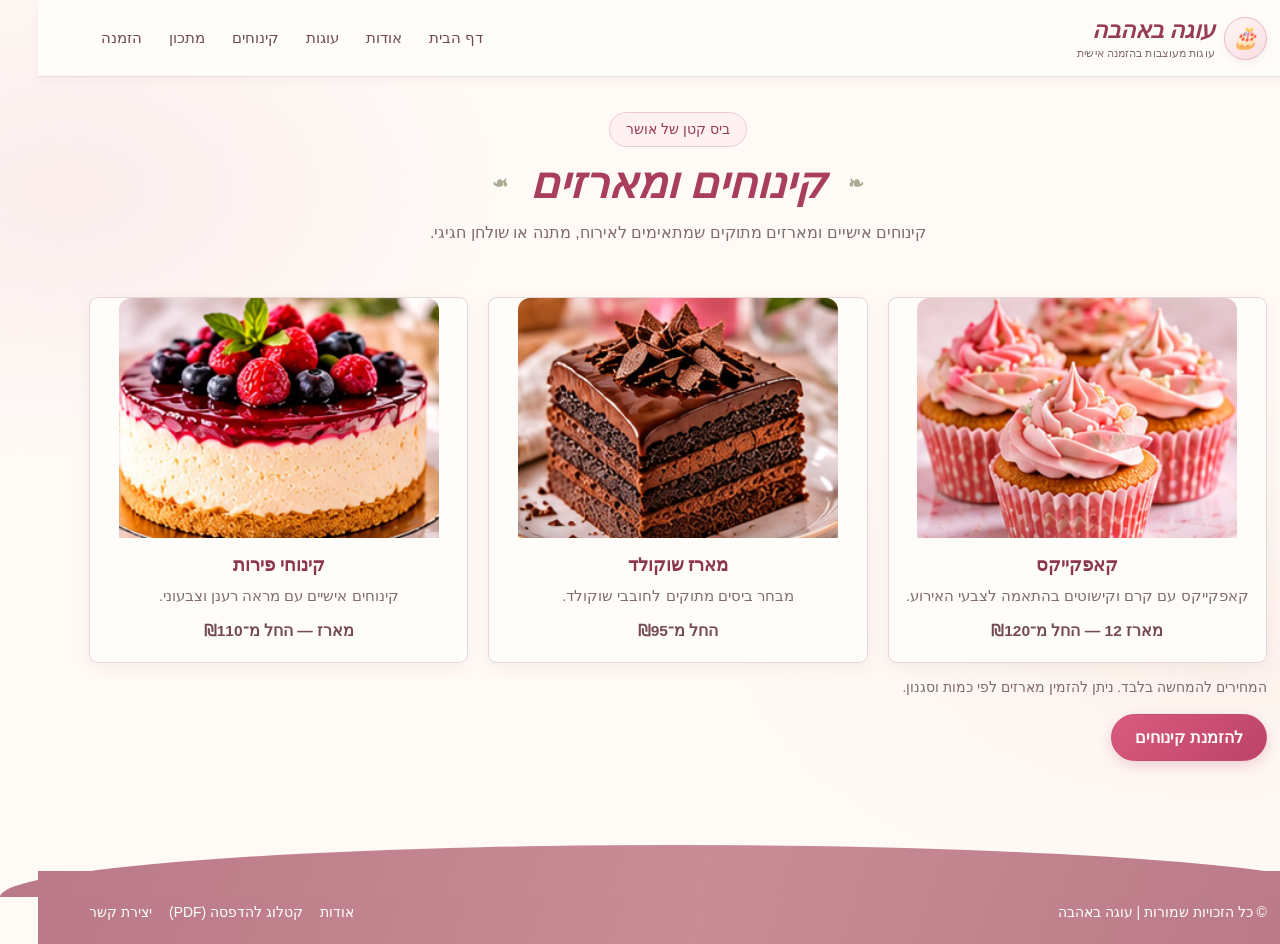
<file: pages/desserts.html>
<!DOCTYPE html>
<html dir="rtl" lang="he">
 <head>
  <meta charset="utf-8"/>
  <meta content="width=device-width, initial-scale=1.0" name="viewport"/>
  <meta content="עוגה באהבה &mdash; עוגות מעוצבות וקינוחים בהזמנה אישית" name="description"/>
  <title>
   קינוחים | עוגה באהבה
  </title>
  <link href="../favicon.ico" rel="icon"/>
  <link href="../css/style.css" rel="stylesheet"/>
 </head>
 <body>
  <!-- כותרת האתר והניווט הראשי -->
  <header class="site-header">
   <div class="header-inner wrap">
    <a class="brand" href="../index.html">
     <span class="brand-mark">
      🎂
     </span>
     <span>
      עוגה באהבה
      <small>
       עוגות מעוצבות בהזמנה אישית
      </small>
     </span>
    </a>
    <nav aria-label="תפריט ראשי" class="main-nav">
     <ul>
      <li>
       <a href="../index.html">
        דף הבית
       </a>
      </li>
      <li>
       <a href="about.html">
        אודות
       </a>
      </li>
      <li>
       <a href="cakes.html">
        עוגות
       </a>
      </li>
      <li>
       <a href="desserts.html">
        קינוחים
       </a>
      </li>
      <li>
       <a href="recipe.html">
        מתכון
       </a>
      </li>
      <li>
       <a href="order.html">
        הזמנה
       </a>
      </li>
     </ul>
    </nav>
   </div>
  </header>
  <!-- התוכן המרכזי של העמוד -->
  <main class="wrap">
   <!-- אזור תוכן: page-intro -->
   <section class="page-intro">
    <span class="pill">
     ביס קטן של אושר
    </span>
    <h1>
     קינוחים ומארזים
    </h1>
    <p>
     קינוחים אישיים ומארזים מתוקים שמתאימים לאירוח, מתנה או שולחן חגיגי.
    </p>
   </section>
   <!-- אזור תוכן: section -->
   <section class="section">
    <div class="product-grid">
     <article class="product-card">
      <img alt="קאפקייקס ורודים" src="../assets/images/cupcakes.jpg"/>
      <div class="product-info">
       <h3>
        קאפקייקס
       </h3>
       <p>
        קאפקייקס עם קרם וקישוטים בהתאמה לצבעי האירוע.
       </p>
       <span class="price">
        מארז 12 &mdash; החל מ־₪120
       </span>
      </div>
     </article>
     <article class="product-card">
      <img alt="קינוח שוקולד" src="../assets/images/cake-chocolate.jpg"/>
      <div class="product-info">
       <h3>
        מארז שוקולד
       </h3>
       <p>
        מבחר ביסים מתוקים לחובבי שוקולד.
       </p>
       <span class="price">
        החל מ־₪95
       </span>
      </div>
     </article>
     <article class="product-card">
      <img alt="קינוח פירות יער" src="../assets/images/cake-berry.jpg"/>
      <div class="product-info">
       <h3>
        קינוחי פירות
       </h3>
       <p>
        קינוחים אישיים עם מראה רענן וצבעוני.
       </p>
       <span class="price">
        מארז &mdash; החל מ־₪110
       </span>
      </div>
     </article>
    </div>
    <p class="note">
     המחירים להמחשה בלבד. ניתן להזמין מארזים לפי כמות וסגנון.
    </p>
    <a class="btn" href="order.html">
     להזמנת קינוחים
    </a>
   </section>
  </main>
  <!-- הכותרת התחתונה וקישורים נוספים -->
  <footer class="site-footer">
   <div class="footer-inner wrap">
    <span>
     &copy; כל הזכויות שמורות | עוגה באהבה
    </span>
    <div class="footer-links">
     <a href="about.html">
      אודות
     </a>
     <a href="../assets/files/catalog.pdf" download>
      קטלוג להדפסה (PDF)
     </a>
     <a href="contact.html">
      יצירת קשר
     </a>
    </div>
   </div>
  </footer>
 </body>
</html>
</file>
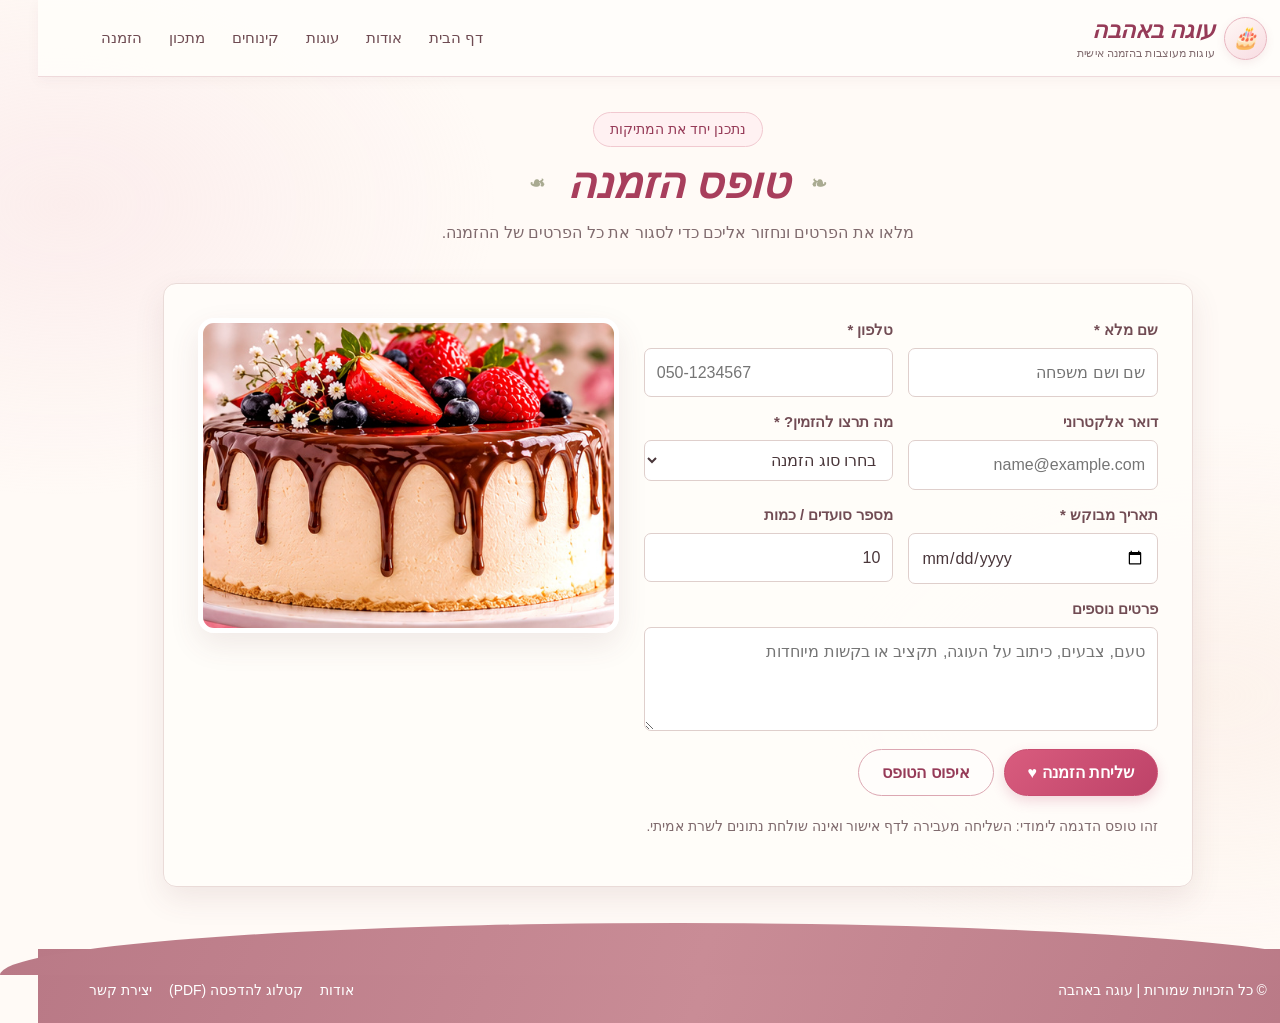
<file: pages/order.html>
<!DOCTYPE html>
<html dir="rtl" lang="he">
 <head>
  <meta charset="utf-8"/>
  <meta content="width=device-width, initial-scale=1.0" name="viewport"/>
  <meta content="עוגה באהבה &mdash; עוגות מעוצבות וקינוחים בהזמנה אישית" name="description"/>
  <title>
   טופס הזמנה | עוגה באהבה
  </title>
  <link href="../favicon.ico" rel="icon"/>
  <link href="../css/style.css" rel="stylesheet"/>
 </head>
 <body>
  <!-- כותרת האתר והניווט הראשי -->
  <header class="site-header">
   <div class="header-inner wrap">
    <a class="brand" href="../index.html">
     <span class="brand-mark">
      🎂
     </span>
     <span>
      עוגה באהבה
      <small>
       עוגות מעוצבות בהזמנה אישית
      </small>
     </span>
    </a>
    <nav aria-label="תפריט ראשי" class="main-nav">
     <ul>
      <li>
       <a href="../index.html">
        דף הבית
       </a>
      </li>
      <li>
       <a href="about.html">
        אודות
       </a>
      </li>
      <li>
       <a href="cakes.html">
        עוגות
       </a>
      </li>
      <li>
       <a href="desserts.html">
        קינוחים
       </a>
      </li>
      <li>
       <a href="recipe.html">
        מתכון
       </a>
      </li>
      <li>
       <a href="order.html">
        הזמנה
       </a>
      </li>
     </ul>
    </nav>
   </div>
  </header>
  <!-- התוכן המרכזי של העמוד -->
  <main class="wrap">
   <!-- אזור תוכן: page-intro -->
   <section class="page-intro">
    <span class="pill">
     נתכנן יחד את המתיקות
    </span>
    <h1>
     טופס הזמנה
    </h1>
    <p>
     מלאו את הפרטים ונחזור אליכם כדי לסגור את כל הפרטים של ההזמנה.
    </p>
   </section>
   <!-- אזור תוכן: content-card -->
   <section class="content-card form-layout">
    <div class="form-photo">
     <img alt="עוגה מעוצבת לקראת חגיגה" src="../assets/images/order-cake.jpg"/>
    </div>
    <form action="thanks.html" class="order-form" method="get">
     <div class="field">
      <label for="customer-name">
       שם מלא *
      </label>
      <input autocomplete="name" id="customer-name" minlength="2" name="name" placeholder="שם ושם משפחה" required="" type="text"/>
     </div>
     <div class="field">
      <label for="phone">
       טלפון *
      </label>
      <input autocomplete="tel" id="phone" name="phone" pattern="[0-9+() -]{9,15}" placeholder="050-1234567" required="" type="tel"/>
     </div>
     <div class="field">
      <label for="email">
       דואר אלקטרוני
      </label>
      <input autocomplete="email" id="email" name="email" placeholder="name@example.com" type="email"/>
     </div>
     <div class="field">
      <label for="product">
       מה תרצו להזמין? *
      </label>
      <select id="product" name="product" required="">
       <option value="">
        בחרו סוג הזמנה
       </option>
       <option>
        עוגה מעוצבת
       </option>
       <option>
        עוגת יום הולדת
       </option>
       <option>
        עוגת שוקולד
       </option>
       <option>
        קאפקייקס
       </option>
       <option>
        מארז קינוחים
       </option>
      </select>
     </div>
     <div class="field">
      <label for="date">
       תאריך מבוקש *
      </label>
      <input id="date" name="date" required="" type="date"/>
     </div>
     <div class="field">
      <label for="quantity">
       מספר סועדים / כמות
      </label>
      <input id="quantity" max="300" min="1" name="quantity" type="number" value="10"/>
     </div>
     <div class="field full">
      <label for="details">
       פרטים נוספים
      </label>
      <textarea id="details" name="details" placeholder="טעם, צבעים, כיתוב על העוגה, תקציב או בקשות מיוחדות"></textarea>
     </div>
     <div class="field full">
      <div class="form-actions">
       <button class="btn" type="submit">
        שליחת הזמנה &hearts;
       </button>
       <button class="btn secondary" type="reset">
        איפוס הטופס
       </button>
      </div>
      <p class="note">
       זהו טופס הדגמה לימודי: השליחה מעבירה לדף אישור ואינה שולחת נתונים לשרת אמיתי.
      </p>
     </div>
    </form>
   </section>
  </main>
  <!-- הכותרת התחתונה וקישורים נוספים -->
  <footer class="site-footer">
   <div class="footer-inner wrap">
    <span>
     &copy; כל הזכויות שמורות | עוגה באהבה
    </span>
    <div class="footer-links">
     <a href="about.html">
      אודות
     </a>
     <a href="../assets/files/catalog.pdf" download>
      קטלוג להדפסה (PDF)
     </a>
     <a href="contact.html">
      יצירת קשר
     </a>
    </div>
   </div>
  </footer>
 </body>
</html>
</file>
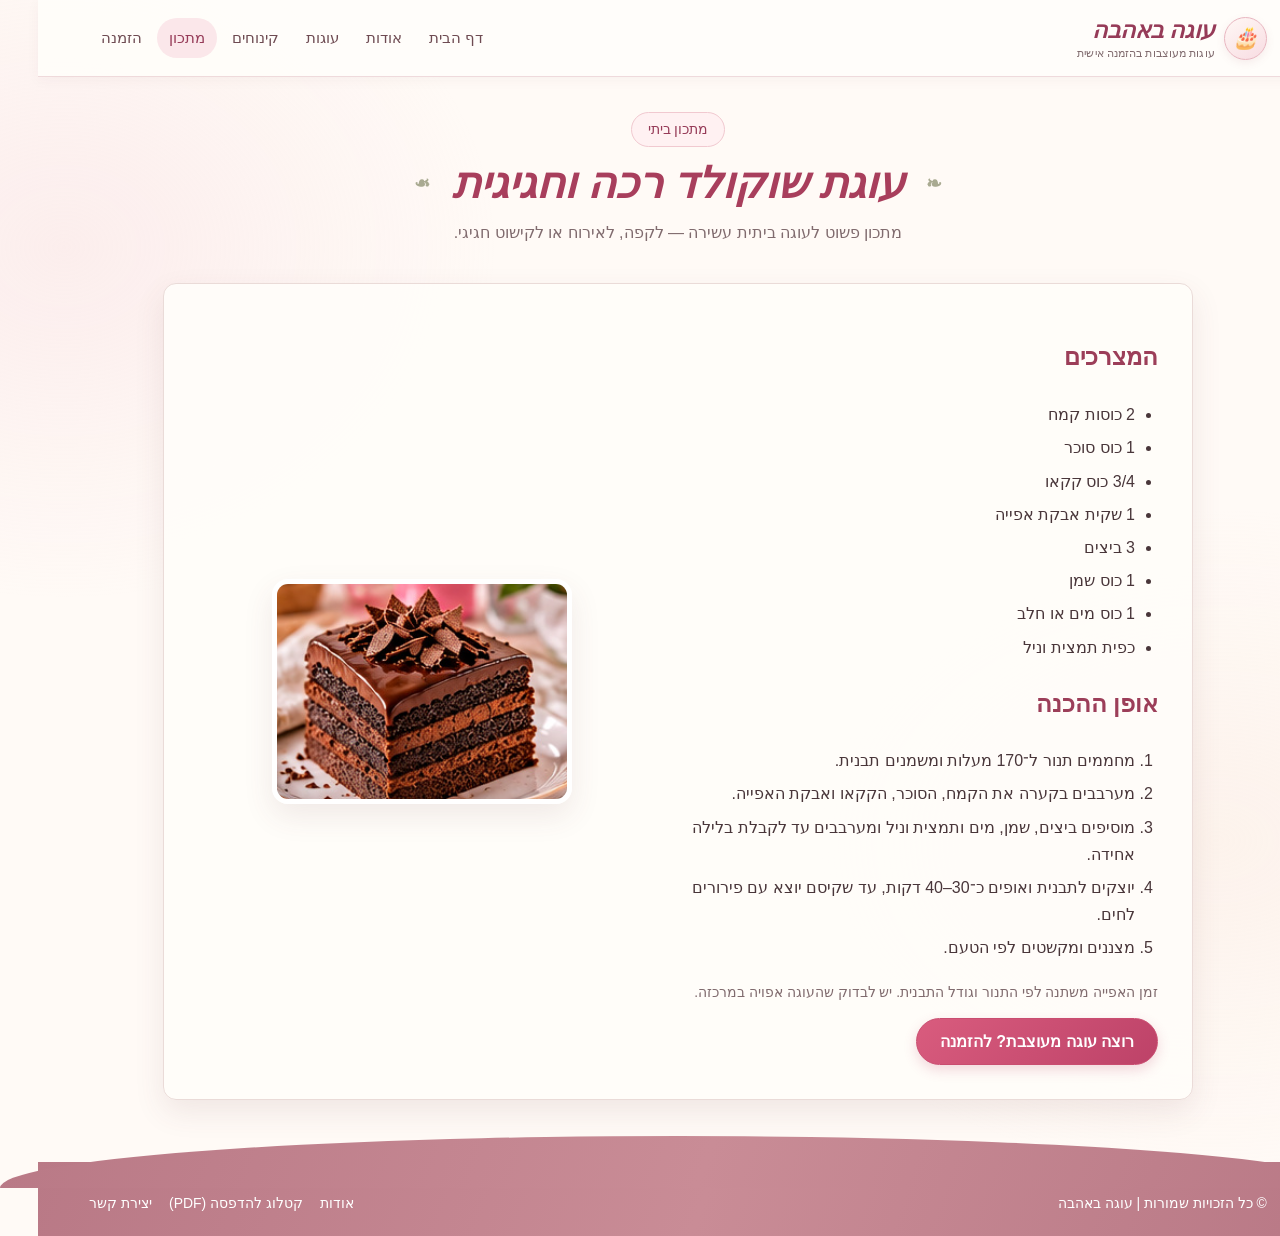
<file: pages/recipe.html>
<!DOCTYPE html>
<html dir="rtl" lang="he">
 <head>
  <meta charset="utf-8"/>
  <meta content="width=device-width, initial-scale=1.0" name="viewport"/>
  <title>
   מתכון לעוגת שוקולד | עוגה באהבה
  </title>
  <link href="../favicon.ico" rel="icon"/>
  <link href="../css/style.css" rel="stylesheet"/>
 </head>
 <body>
  <!-- כותרת האתר והניווט הראשי -->
  <header class="site-header">
   <div class="header-inner wrap">
    <a class="brand" href="../index.html">
     <span class="brand-mark">
      🎂
     </span>
     <span>
      עוגה באהבה
      <small>
       עוגות מעוצבות בהזמנה אישית
      </small>
     </span>
    </a>
    <nav aria-label="תפריט ראשי" class="main-nav">
     <ul>
      <li>
       <a href="../index.html">
        דף הבית
       </a>
      </li>
      <li>
       <a href="about.html">
        אודות
       </a>
      </li>
      <li>
       <a href="cakes.html">
        עוגות
       </a>
      </li>
      <li>
       <a href="desserts.html">
        קינוחים
       </a>
      </li>
      <li>
       <a aria-current="page" href="recipe.html">
        מתכון
       </a>
      </li>
      <li>
       <a href="order.html">
        הזמנה
       </a>
      </li>
     </ul>
    </nav>
   </div>
  </header>
  <!-- התוכן המרכזי של העמוד -->
  <main class="wrap">
   <!-- אזור תוכן: page-intro -->
   <section class="page-intro">
    <span class="pill">
     מתכון ביתי
    </span>
    <h1>
     עוגת שוקולד רכה וחגיגית
    </h1>
    <p>
     מתכון פשוט לעוגה ביתית עשירה &mdash; לקפה, לאירוח או לקישוט חגיגי.
    </p>
   </section>
   <!-- אזור תוכן: content-card -->
   <section class="content-card about-layout">
    <div>
     <h2>
      המצרכים
     </h2>
     <ul class="list">
      <li>
       2 כוסות קמח
      </li>
      <li>
       1 כוס סוכר
      </li>
      <li>
       3/4 כוס קקאו
      </li>
      <li>
       1 שקית אבקת אפייה
      </li>
      <li>
       3 ביצים
      </li>
      <li>
       1 כוס שמן
      </li>
      <li>
       1 כוס מים או חלב
      </li>
      <li>
       כפית תמצית וניל
      </li>
     </ul>
     <h2>
      אופן ההכנה
     </h2>
     <ol class="list">
      <li>
       מחממים תנור ל־170 מעלות ומשמנים תבנית.
      </li>
      <li>
       מערבבים בקערה את הקמח, הסוכר, הקקאו ואבקת האפייה.
      </li>
      <li>
       מוסיפים ביצים, שמן, מים ותמצית וניל ומערבבים עד לקבלת בלילה אחידה.
      </li>
      <li>
       יוצקים לתבנית ואופים כ־30&ndash;40 דקות, עד שקיסם יוצא עם פירורים לחים.
      </li>
      <li>
       מצננים ומקשטים לפי הטעם.
      </li>
     </ol>
     <p class="note">
      זמן האפייה משתנה לפי התנור וגודל התבנית. יש לבדוק שהעוגה אפויה במרכזה.
     </p>
     <a class="btn" href="order.html">
      רוצה עוגה מעוצבת? להזמנה
     </a>
    </div>
    <img alt="עוגת שוקולד מקושטת" src="../assets/images/cake-chocolate.jpg"/>
   </section>
  </main>
  <!-- הכותרת התחתונה וקישורים נוספים -->
  <footer class="site-footer">
   <div class="footer-inner wrap">
    <span>
     &copy; כל הזכויות שמורות | עוגה באהבה
    </span>
    <div class="footer-links">
     <a href="about.html">
      אודות
     </a>
     <a href="../assets/files/catalog.pdf" download>
      קטלוג להדפסה (PDF)
     </a>
     <a href="contact.html">
      יצירת קשר
     </a>
    </div>
   </div>
  </footer>
 </body>
</html>
</file>
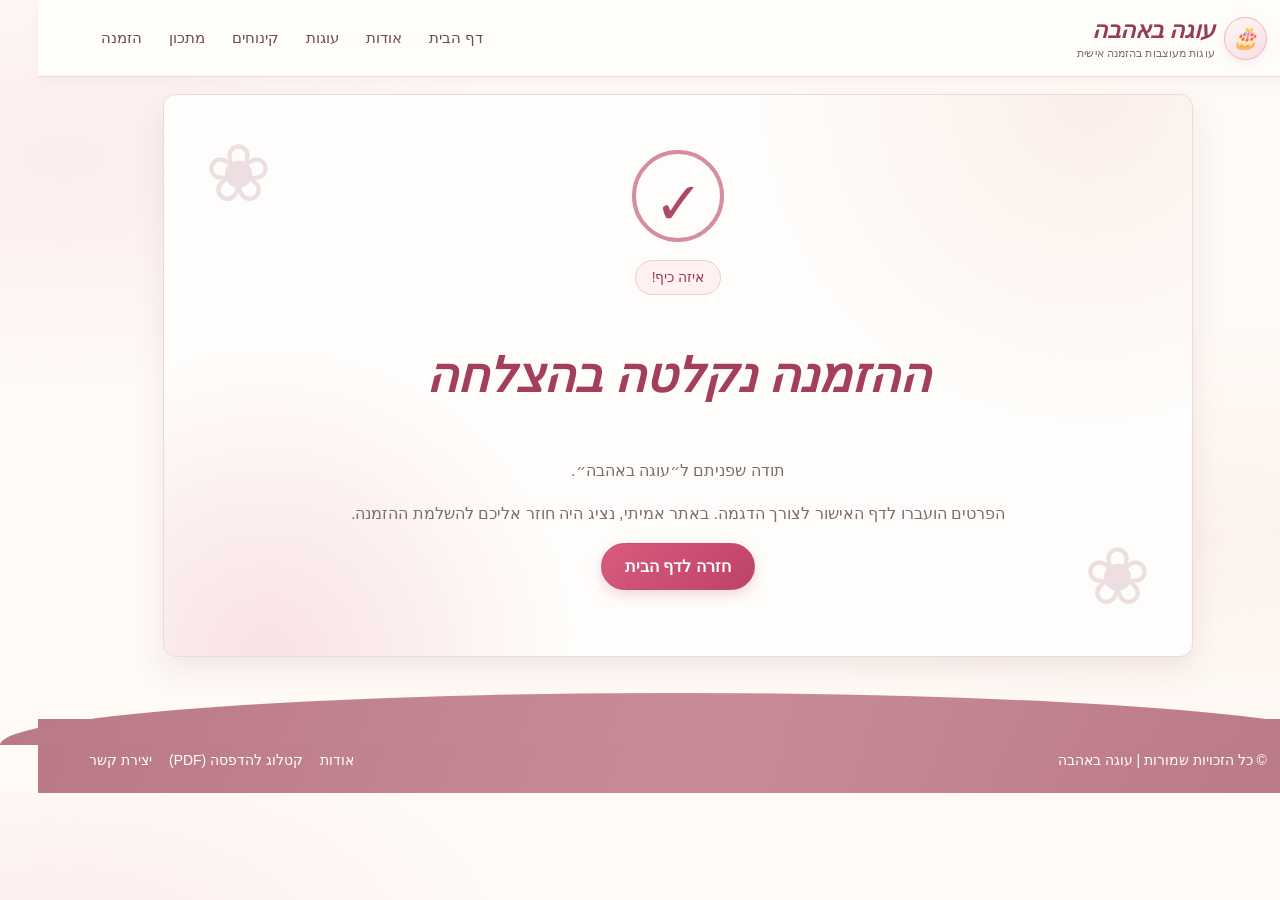
<file: pages/thanks.html>
<!DOCTYPE html>
<html dir="rtl" lang="he">
 <head>
  <meta charset="utf-8"/>
  <meta content="width=device-width, initial-scale=1.0" name="viewport"/>
  <meta content="עוגה באהבה &mdash; עוגות מעוצבות וקינוחים בהזמנה אישית" name="description"/>
  <title>
   אישור הזמנה | עוגה באהבה
  </title>
  <link href="../favicon.ico" rel="icon"/>
  <link href="../css/style.css" rel="stylesheet"/>
 </head>
 <body>
  <!-- כותרת האתר והניווט הראשי -->
  <header class="site-header">
   <div class="header-inner wrap">
    <a class="brand" href="../index.html">
     <span class="brand-mark">
      🎂
     </span>
     <span>
      עוגה באהבה
      <small>
       עוגות מעוצבות בהזמנה אישית
      </small>
     </span>
    </a>
    <nav aria-label="תפריט ראשי" class="main-nav">
     <ul>
      <li>
       <a href="../index.html">
        דף הבית
       </a>
      </li>
      <li>
       <a href="about.html">
        אודות
       </a>
      </li>
      <li>
       <a href="cakes.html">
        עוגות
       </a>
      </li>
      <li>
       <a href="desserts.html">
        קינוחים
       </a>
      </li>
      <li>
       <a href="recipe.html">
        מתכון
       </a>
      </li>
      <li>
       <a href="order.html">
        הזמנה
       </a>
      </li>
     </ul>
    </nav>
   </div>
  </header>
  <!-- התוכן המרכזי של העמוד -->
  <main class="wrap">
   <!-- אזור תוכן: content-card -->
   <section class="content-card success animate-in">
    <div aria-hidden="true" class="success-icon">
     &checkmark;
    </div>
    <span class="pill">
     איזה כיף!
    </span>
    <h1>
     ההזמנה נקלטה בהצלחה
    </h1>
    <p>
     תודה שפניתם ל״עוגה באהבה״.
    </p>
    <p>
     הפרטים הועברו לדף האישור לצורך הדגמה. באתר אמיתי, נציג היה חוזר אליכם להשלמת ההזמנה.
    </p>
    <a class="btn" href="../index.html">
     חזרה לדף הבית
    </a>
   </section>
  </main>
  <!-- הכותרת התחתונה וקישורים נוספים -->
  <footer class="site-footer">
   <div class="footer-inner wrap">
    <span>
     &copy; כל הזכויות שמורות | עוגה באהבה
    </span>
    <div class="footer-links">
     <a href="about.html">
      אודות
     </a>
     <a href="../assets/files/catalog.pdf" download>
      קטלוג להדפסה (PDF)
     </a>
     <a href="contact.html">
      יצירת קשר
     </a>
    </div>
   </div>
  </footer>
 </body>
</html>
</file>
<file: css/style.css>
/* עוגה באהבה — עיצוב אחיד לכל דפי האתר */
:root {
  --rose: #c94d70;
  --rose-deep: #963b58;
  --rose-soft: #f8dce2;
  --rose-pale: #fff0f1;
  --cream: #fffaf6;
  --paper: #fffdfb;
  --ink: #49363a;
  --muted: #806b6e;
  --line: #ead9d7;
  --footer: #bd7d89;
  --shadow: 0 12px 30px rgba(112, 57, 69, .10);
}

* { box-sizing: border-box; }
html { scroll-behavior: smooth; }
body {
  margin: 0;
  color: var(--ink);
  background:
    radial-gradient(ellipse at 5% 20%, rgba(246, 215, 220, .36), transparent 27rem),
    radial-gradient(ellipse at 95% 68%, rgba(248, 228, 216, .34), transparent 30rem),
    var(--cream);
  font-family: "Segoe UI", Arial, sans-serif;
  line-height: 1.7;
}
img { display: block; max-width: 100%; }
a { color: var(--rose-deep); text-underline-offset: 3px; }
button, input, select, textarea { font: inherit; }
.wrap { width: min(1240px, 92%); margin-inline: auto; }

/* כותרת עליונה ותפריט */
.site-header {
  position: relative;
  z-index: 5;
  background: rgba(255, 253, 250, .96);
  border-bottom: 1px solid rgba(207, 150, 160, .34);
  box-shadow: 0 3px 13px rgba(96, 51, 59, .045);
}
.header-inner {
  min-height: 76px;
  display: flex;
  align-items: center;
  justify-content: space-between;
  gap: 22px;
  padding-block: 10px;
}
.brand {
  display: inline-flex;
  align-items: center;
  gap: 9px;
  flex: 0 0 auto;
  color: var(--rose-deep);
  text-decoration: none;
  font-family: Georgia, "Times New Roman", serif;
  font-style: italic;
  font-weight: 700;
  font-size: 1.45rem;
  line-height: 1.15;
  white-space: nowrap;
}
.brand-mark {
  width: 43px;
  height: 43px;
  display: grid;
  place-items: center;
  border: 1px solid #e8b6c0;
  border-radius: 50%;
  background: linear-gradient(145deg, #fff8f5, #f8dce2);
  font-size: 1.35rem;
  box-shadow: 0 3px 9px rgba(169, 87, 108, .10);
}
.brand small {
  display: block;
  margin-top: 3px;
  color: var(--muted);
  font-family: "Segoe UI", Arial, sans-serif;
  font-size: .66rem;
  font-style: normal;
  font-weight: 400;
  letter-spacing: .01em;
}
.main-nav { margin-inline-start: auto; }
.main-nav ul {
  display: flex;
  align-items: center;
  justify-content: center;
  flex-wrap: wrap;
  gap: 3px;
  margin: 0;
  padding: 0;
  list-style: none;
}
.main-nav a {
  display: block;
  padding: 8px 12px;
  border-radius: 20px;
  color: #6e4b52;
  font-size: .91rem;
  text-decoration: none;
  transition: color .2s ease, background .2s ease, transform .2s ease;
}
.main-nav a:hover,
.main-nav a:focus-visible,
.main-nav a[aria-current="page"] {
  color: var(--rose-deep);
  background: #fbe7ea;
  outline: none;
}
.main-nav a:hover { transform: translateY(-1px); }

/* אזור פתיחה בדף הבית */
.hero {
  display: grid;
  grid-template-columns: 1fr 1.08fr;
  align-items: center;
  gap: clamp(26px, 4vw, 54px);
  padding: 30px 0 27px;
  min-height: 430px;
}
.hero-copy {
  position: relative;
  z-index: 1;
  padding: 18px clamp(4px, 1.4vw, 22px) 18px 0;
  text-align: center;
}
.eyebrow { color: var(--rose); font-weight: 700; letter-spacing: .04em; }
.pill {
  display: inline-block;
  padding: 5px 16px;
  border: 1px solid #f1c9d0;
  border-radius: 999px;
  background: #fff1f2;
  color: var(--rose-deep);
  font-size: .86rem;
}
.hero h1 {
  margin: 12px 0 14px;
  color: #b83e60;
  font-family: Georgia, "Times New Roman", serif;
  font-size: clamp(2.25rem, 4vw, 3.8rem);
  font-style: italic;
  font-weight: 600;
  line-height: 1.2;
}
.hero p {
  max-width: 520px;
  margin: 0 auto 21px;
  color: #5f4b4e;
  font-size: 1.08rem;
}
.hero-photo { position: relative; isolation: isolate; }
.hero-photo::before {
  position: absolute;
  z-index: -1;
  inset: 13px -12px -12px 13px;
  border: 1px solid #eab9c3;
  border-radius: 16px;
  content: "";
}
.hero-photo img {
  width: 100%;
  height: clamp(300px, 34vw, 430px);
  object-fit: cover;
  object-position: center;
  border: 7px solid rgba(255, 255, 255, .82);
  border-radius: 15px;
  box-shadow: var(--shadow);
}
.btn {
  display: inline-flex;
  align-items: center;
  justify-content: center;
  gap: 8px;
  min-height: 42px;
  padding: 9px 23px;
  border: 1px solid var(--rose);
  border-radius: 999px;
  background: linear-gradient(135deg, #d95c7e, #bd4268);
  box-shadow: 0 5px 13px rgba(189, 66, 104, .20);
  color: #fff;
  font-weight: 700;
  text-decoration: none;
  cursor: pointer;
  transition: transform .2s ease, box-shadow .2s ease, filter .2s ease;
}
.btn:hover, .btn:focus-visible {
  transform: translateY(-2px);
  box-shadow: 0 8px 18px rgba(189, 66, 104, .25);
  filter: saturate(1.06);
}
.btn.secondary {
  border-color: #dca7b2;
  background: #fffdfb;
  box-shadow: none;
  color: var(--rose-deep);
}
.hero .btn + .btn { margin-inline-start: 7px; }
.badge-row {
  display: flex;
  justify-content: center;
  flex-wrap: wrap;
  gap: 9px;
  margin: 21px 0 0;
}
.badge {
  padding: 6px 11px;
  border: 1px solid #f0d5d9;
  border-radius: 999px;
  background: rgba(255, 246, 245, .9);
  color: #895464;
  font-size: .83rem;
}

/* כותרות עמודים וקבוצות תוכן */
.section { padding: 31px 0 48px; }
.section-heading, .page-intro {
  position: relative;
  text-align: center;
}
.section-heading { margin-bottom: 23px; }
.page-intro { padding: 35px 0 19px; }
.section-heading h2, .page-intro h1 {
  display: table;
  position: relative;
  margin: 0 auto;
  padding-inline: 38px;
  color: #a83e5c;
  font-family: Georgia, "Times New Roman", serif;
  font-size: clamp(1.8rem, 3.4vw, 2.7rem);
  font-style: italic;
  font-weight: 600;
  line-height: 1.25;
}
.section-heading h2::before, .section-heading h2::after,
.page-intro h1::before, .page-intro h1::after {
  position: absolute;
  top: 50%;
  color: #a9aa91;
  font-family: Georgia, serif;
  font-size: 1.2rem;
  font-style: normal;
  transform: translateY(-50%);
}
.section-heading h2::before, .page-intro h1::before { content: "❧"; right: 0; }
.section-heading h2::after, .page-intro h1::after { content: "❧"; left: 0; transform: translateY(-50%) scaleX(-1); }
.section-heading p, .page-intro p {
  max-width: 720px;
  margin: 8px auto 0;
  color: var(--muted);
}
.page-intro .pill { margin-bottom: 10px; }

/* גלריית מוצרים */
.product-grid {
  display: grid;
  grid-template-columns: repeat(3, minmax(0, 1fr));
  gap: 20px;
}
.product-card {
  overflow: hidden;
  border: 1px solid #e7d7d4;
  border-radius: 9px;
  background: rgba(255, 253, 250, .96);
  box-shadow: 0 5px 16px rgba(107, 67, 70, .07);
  text-align: center;
  transition: transform .25s ease, box-shadow .25s ease, border-color .25s ease;
}
.product-card:hover {
  transform: translateY(-4px);
  border-color: #d9a5b1;
  box-shadow: 0 13px 25px rgba(107, 67, 70, .13);
}
.product-card img {
  width: 100%;
  height: 220px;
  object-fit: cover;
  background: #f6e6e5;
}
.product-info { padding: 12px 15px 17px; }
.product-info h3 {
  margin: 0 0 4px;
  color: #8d364f;
  font-family: Georgia, "Times New Roman", serif;
  font-size: 1.13rem;
  font-weight: 600;
}
.product-info p { margin: 4px 0 9px; color: var(--muted); font-size: .92rem; }
.product-info a:not(.btn) {
  display: inline-block;
  margin-top: 5px;
  color: var(--rose-deep);
  font-weight: 700;
  text-decoration: none;
}
.product-info a:not(.btn):hover { text-decoration: underline; }
.price { display: block; margin-top: 7px; color: #754b53; font-size: .97rem; font-weight: 700; }

/* פס יתרונות מעוצב */
.feature-strip {
  display: flex;
  align-items: stretch;
  justify-content: space-around;
  gap: 12px;
  margin: 28px 0 43px;
  padding: 23px 16px;
  border: 1px solid #f0d9dc;
  border-radius: 14px 14px 44px 44px;
  background: linear-gradient(120deg, #fff3f2, #fbe5e8 52%, #fff7f2);
}
.feature { flex: 1 1 0; padding: 7px; color: #a34561; text-align: center; }
.feature b { display: block; margin-top: 4px; color: #7e3a4e; }

/* כרטיסים ותוכן פנימי */
.content-card {
  max-width: 1030px;
  margin: 17px auto 48px;
  padding: clamp(20px, 3vw, 34px);
  border: 1px solid #eadbd8;
  border-radius: 13px;
  background: rgba(255, 253, 250, .94);
  box-shadow: var(--shadow);
}
.about-layout {
  display: grid;
  grid-template-columns: 1fr .95fr;
  align-items: center;
  gap: clamp(22px, 4vw, 42px);
}
.about-layout h2, .content-card h2 { color: #9c3e59; font-family: Georgia, serif; font-weight: 600; }
.about-layout img {
  width: 100%;
  height: 360px;
  object-fit: cover;
  border: 6px solid white;
  border-radius: 10px;
  box-shadow: var(--shadow);
}
.list { padding-right: 23px; }
.list li { padding: 3px 0; }

/* טופס הזמנה */
.form-layout {
  display: grid;
  grid-template-columns: .9fr 1.1fr;
  align-items: stretch;
  gap: 25px;
  direction: ltr;
}
.form-photo { direction: rtl; }
.form-photo img {
  width: 100%;
  height: 100%;
  min-height: 480px;
  object-fit: cover;
  border: 6px solid white;
  border-radius: 10px;
  box-shadow: var(--shadow);
}
.order-form {
  display: grid;
  grid-template-columns: 1fr 1fr;
  align-content: start;
  gap: 13px 15px;
  direction: rtl;
}
.field { display: flex; flex-direction: column; gap: 5px; }
.field.full { grid-column: 1 / -1; }
label { color: #714c54; font-size: .93rem; font-weight: 700; }
input, select, textarea {
  width: 100%;
  padding: 10px 12px;
  border: 1px solid #dfcfcc;
  border-radius: 7px;
  background: #fff;
  color: var(--ink);
  transition: border-color .2s ease, box-shadow .2s ease;
}
input:focus, select:focus, textarea:focus {
  border-color: #ce7189;
  outline: none;
  box-shadow: 0 0 0 3px rgba(206, 113, 137, .13);
}
textarea { min-height: 104px; resize: vertical; }
.form-actions { display: flex; flex-wrap: wrap; gap: 10px; margin-top: 5px; }
.note { color: var(--muted); font-size: .86rem; }

/* סרטון מקומי */
.video-section { padding-top: 8px; }
.video-card {
  max-width: 900px;
  margin: 0 auto;
  padding: 12px;
  border: 1px solid #ead6d6;
  border-radius: 12px;
  background: #fffdfb;
  box-shadow: var(--shadow);
}
.video-card video {
  display: block;
  width: 100%;
  max-height: 500px;
  aspect-ratio: 16 / 9;
  object-fit: cover;
  border-radius: 8px;
  background: #39252b;
}
.video-card .note { margin: 9px 5px 2px; }

/* דף אישור ויצירת קשר */
.success {
  position: relative;
  overflow: hidden;
  padding: 55px 20px 66px;
  background:
    radial-gradient(circle at 10% 100%, rgba(242, 191, 199, .45), transparent 28%),
    radial-gradient(circle at 90% 0%, rgba(248, 226, 218, .55), transparent 30%),
    #fffdfb;
  text-align: center;
}
.success::before, .success::after {
  position: absolute;
  color: rgba(173, 120, 130, .22);
  font-family: Georgia, serif;
  font-size: 5rem;
  content: "❀";
}
.success::before { right: 4%; bottom: 2%; }
.success::after { left: 4%; top: 2%; }
.success-icon {
  display: grid;
  width: 92px;
  height: 92px;
  place-items: center;
  margin: 0 auto 18px;
  border: 4px solid #d58da0;
  border-radius: 50%;
  color: #ad4967;
  font-size: 3.7rem;
  animation: pop .65s ease-out;
}
.success h1 { color: #a33e5b; font-family: Georgia, serif; font-size: clamp(2rem, 4vw, 3rem); font-style: italic; }
.success p { color: var(--muted); }
.contact-box { display: grid; grid-template-columns: repeat(3, 1fr); gap: 15px; }
.contact-item {
  padding: 18px;
  border: 1px solid #efdbdc;
  border-radius: 10px;
  background: #fff4f3;
  color: #ad4967;
  text-align: center;
}
.contact-item strong { display: block; color: #813c50; }
.contact-item span { color: var(--muted); }

/* תחתית ורודה עם קו עליון רך */
.site-footer {
  position: relative;
  margin-top: 62px;
  padding: 30px 0 20px;
  background: linear-gradient(110deg, #b97986, #c98c96 52%, #b97986);
  color: #fff;
}
.site-footer::before {
  position: absolute;
  right: -3%;
  top: -26px;
  width: 106%;
  height: 52px;
  border-radius: 50% 50% 0 0 / 100% 100% 0 0;
  background: inherit;
  content: "";
}
.footer-inner {
  position: relative;
  z-index: 1;
  display: flex;
  align-items: center;
  justify-content: space-between;
  flex-wrap: wrap;
  gap: 13px 24px;
  font-size: .87rem;
}
.site-footer a { color: #fff; text-decoration: none; }
.site-footer a:hover { text-decoration: underline; }
.footer-links { display: flex; align-items: center; flex-wrap: wrap; gap: 17px; }

/* אנימציות ופריסת מובייל */
.animate-in { animation: rise .7s ease both; }
@keyframes rise {
  from { opacity: 0; transform: translateY(14px); }
  to { opacity: 1; transform: translateY(0); }
}
@keyframes pop {
  0% { transform: scale(.72); opacity: 0; }
  75% { transform: scale(1.07); }
  100% { transform: scale(1); opacity: 1; }
}
@media (max-width: 900px) {
  .header-inner { align-items: center; flex-direction: column; gap: 7px; padding-block: 9px; }
  .main-nav { margin-inline-start: 0; width: 100%; }
  .main-nav ul { justify-content: center; }
  .hero { grid-template-columns: 1fr 1fr; gap: 22px; min-height: 0; padding-top: 25px; }
  .hero-photo img { height: 310px; }
  .hero h1 { font-size: clamp(2rem, 4vw, 2.8rem); }
  .product-grid { grid-template-columns: repeat(2, minmax(0, 1fr)); }
  .about-layout, .form-layout { grid-template-columns: 1fr; }
  .form-layout { direction: rtl; }
  .form-photo { order: 2; }
  .form-photo img { min-height: 260px; max-height: 360px; }
  .contact-box { grid-template-columns: 1fr; }
}
@media (max-width: 600px) {
  .wrap { width: 93%; }
  .header-inner { gap: 5px; }
  .brand { font-size: 1.25rem; }
  .main-nav ul { display: grid; grid-template-columns: repeat(3, auto); gap: 1px; }
  .main-nav a { padding: 6px 8px; font-size: .82rem; }
  .hero { grid-template-columns: 1fr; gap: 20px; padding: 19px 0 22px; }
  .hero-photo { order: 0; }
  .hero-copy { order: 1; padding: 5px 0 10px; }
  .hero-photo::before { inset: 8px -6px -7px 6px; }
  .hero-photo img { height: 275px; }
  .hero p { font-size: 1rem; }
  .hero .btn { margin: 4px 2px; }
  .badge-row { gap: 6px; }
  .badge { font-size: .77rem; }
  .page-intro { padding-top: 27px; }
  .section { padding-top: 24px; }
  .product-grid { grid-template-columns: 1fr; gap: 15px; }
  .product-card img { height: 250px; }
  .feature-strip { flex-direction: column; gap: 5px; padding: 13px; }
  .feature { padding: 8px; }
  .about-layout img { height: 270px; }
  .order-form { grid-template-columns: 1fr; }
  .field.full { grid-column: auto; }
  .form-actions { flex-direction: column; }
  .form-actions .btn { width: 100%; }
  .content-card { padding: 18px; }
  .footer-inner { align-items: center; flex-direction: column; text-align: center; }
  .footer-links { justify-content: center; gap: 12px; }
}
@media (prefers-reduced-motion: reduce) {
  *, *::before, *::after { scroll-behavior: auto !important; animation-duration: .01ms !important; transition-duration: .01ms !important; }
}


/* ===== תמונות: תצוגה נקייה ורספונסיבית ===== */
.hero {
  grid-template-columns: minmax(0, .95fr) minmax(0, 1.05fr);
  align-items: center;
  gap: clamp(22px, 4vw, 48px);
}
.hero-photo {
  width: 100%;
  max-width: 560px;
  margin-inline: auto;
  padding: 8px;
  border: 1px solid #efd2d8;
  border-radius: 24px;
  background: linear-gradient(145deg, #fffaf7, #f9e9eb);
}
.hero-photo img {
  display: block;
  width: 100%;
  height: auto;
  aspect-ratio: 16 / 10;
  object-fit: cover;
  object-position: center;
  border: 4px solid rgba(255,255,255,.92);
  border-radius: 17px;
  box-shadow: var(--shadow);
}
/* בגלריות התמונות מוצגות ביחס קבוע, ללא מתיחה. */
.product-card { display: flex; flex-direction: column; align-items: stretch; min-width: 0; }
.product-card img,
.gallery-card img {
  display: block;
  width: 100%;
  max-width: 320px;
  height: auto;
  aspect-ratio: 4 / 3;
  margin: 0 auto;
  padding: 0;
  object-fit: cover;
  object-position: center;
  background: #f7e7e8;
  border-radius: 12px 12px 0 0;
}
.home-products .product-grid { grid-template-columns: repeat(5, minmax(0, 1fr)); gap: 14px; }
.home-products .product-card img { max-width: none; }
.product-info { flex: 1 1 auto; width: 100%; }
.about-layout img,
.about-photo img {
  display: block;
  width: 100%;
  max-width: 300px;
  height: auto;
  aspect-ratio: 4 / 3;
  margin-inline: auto;
  object-fit: cover;
  object-position: center;
  border: 5px solid white;
  border-radius: 16px;
  box-shadow: var(--shadow);
}
.form-photo img {
  display: block;
  width: 100%;
  max-width: 470px;
  height: auto;
  aspect-ratio: 4 / 3;
  min-height: 0;
  margin-inline: auto;
  object-fit: cover;
  border: 5px solid white;
  border-radius: 16px;
  box-shadow: var(--shadow);
}
.video-card video { display: block; width: 100%; height: auto; max-height: 520px; object-fit: contain; }
@media (max-width: 1100px) {
  .home-products .product-grid { grid-template-columns: repeat(3, minmax(0, 1fr)); }
}
@media (max-width: 900px) {
  .hero { grid-template-columns: 1fr 1fr; }
  .product-grid { grid-template-columns: repeat(3, minmax(0, 1fr)); }
}
@media (max-width: 760px) {
  .hero { grid-template-columns: 1fr; }
  .hero-photo { max-width: 520px; }
  .home-products .product-grid,
  .product-grid { grid-template-columns: repeat(2, minmax(0, 1fr)); gap: 14px; }
  .about-layout, .form-layout { grid-template-columns: 1fr; }
  .about-layout img, .about-photo img, .form-photo img { max-width: min(100%, 420px); }
}
@media (max-width: 440px) {
  .home-products .product-grid, .product-grid { grid-template-columns: 1fr; }
  .product-card img, .gallery-card img { max-width: 100%; }
  .hero-photo img { aspect-ratio: 4 / 3; }
}
</file>
